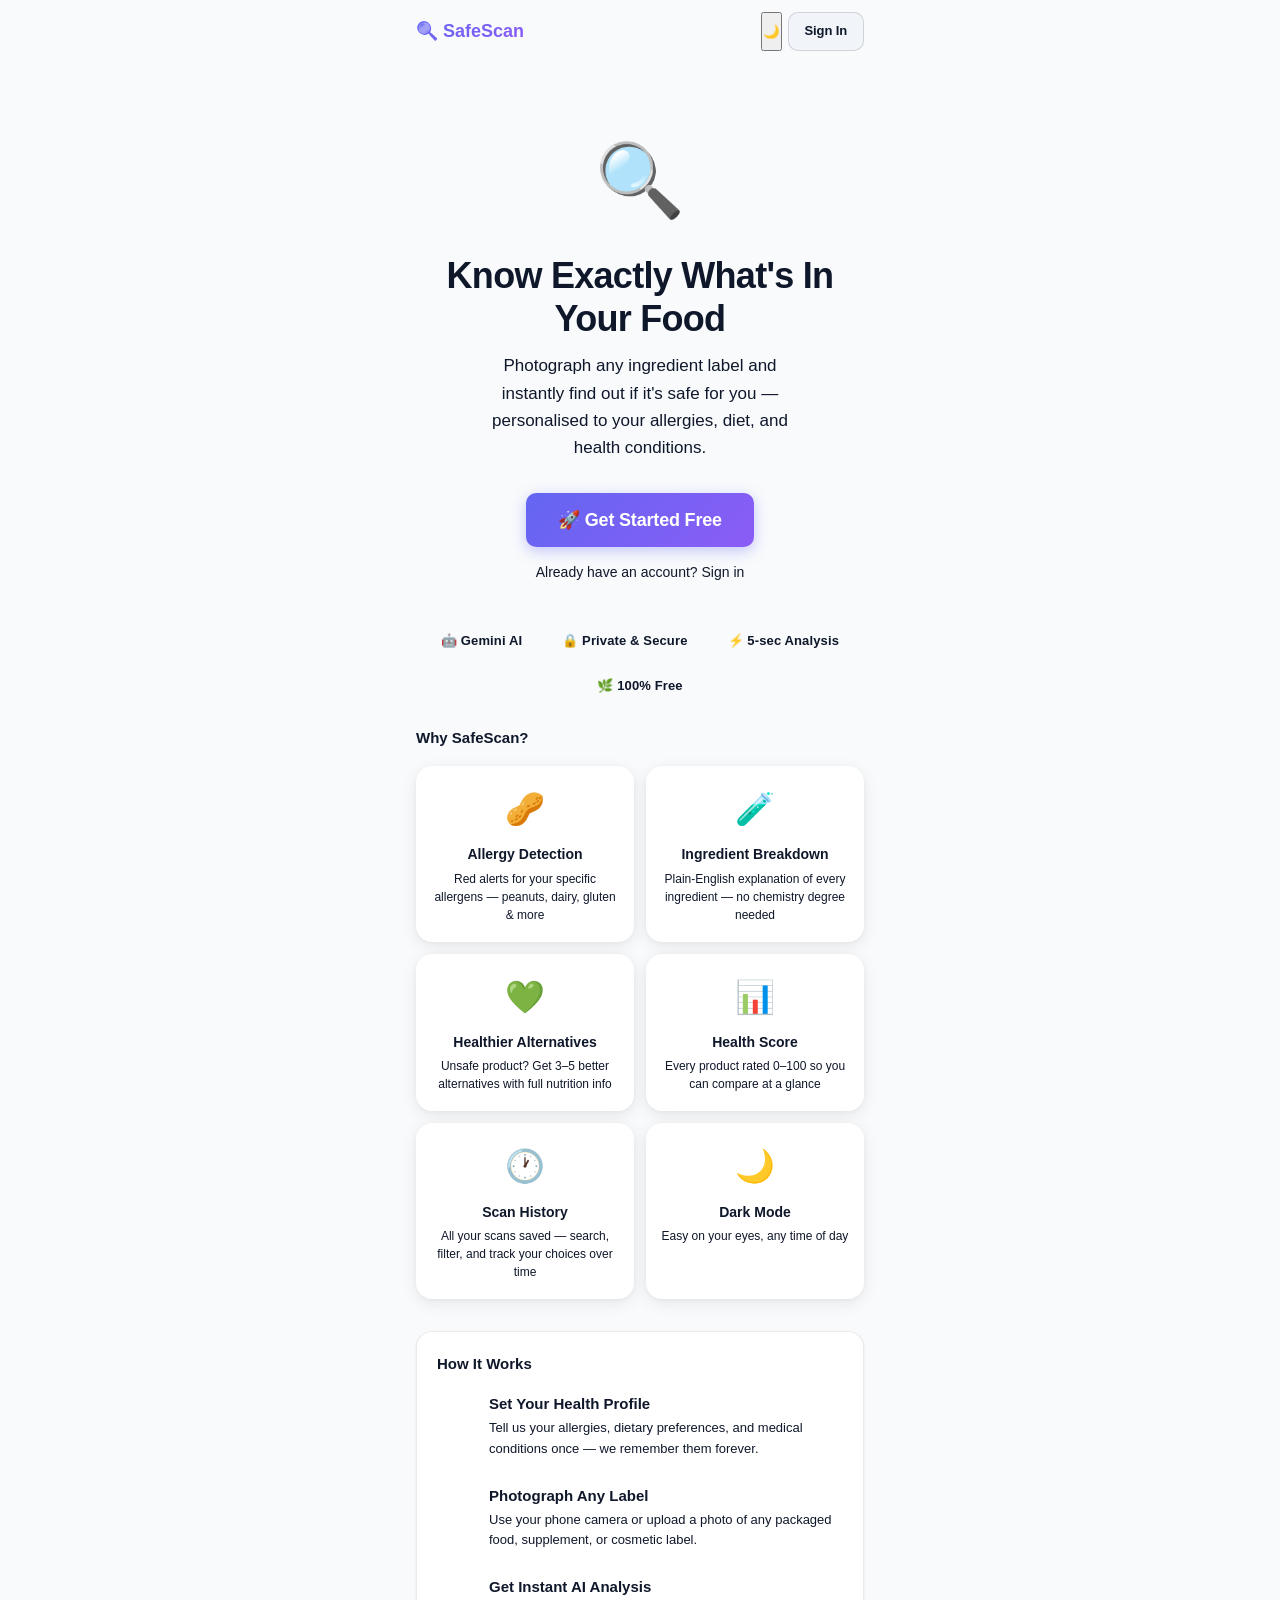
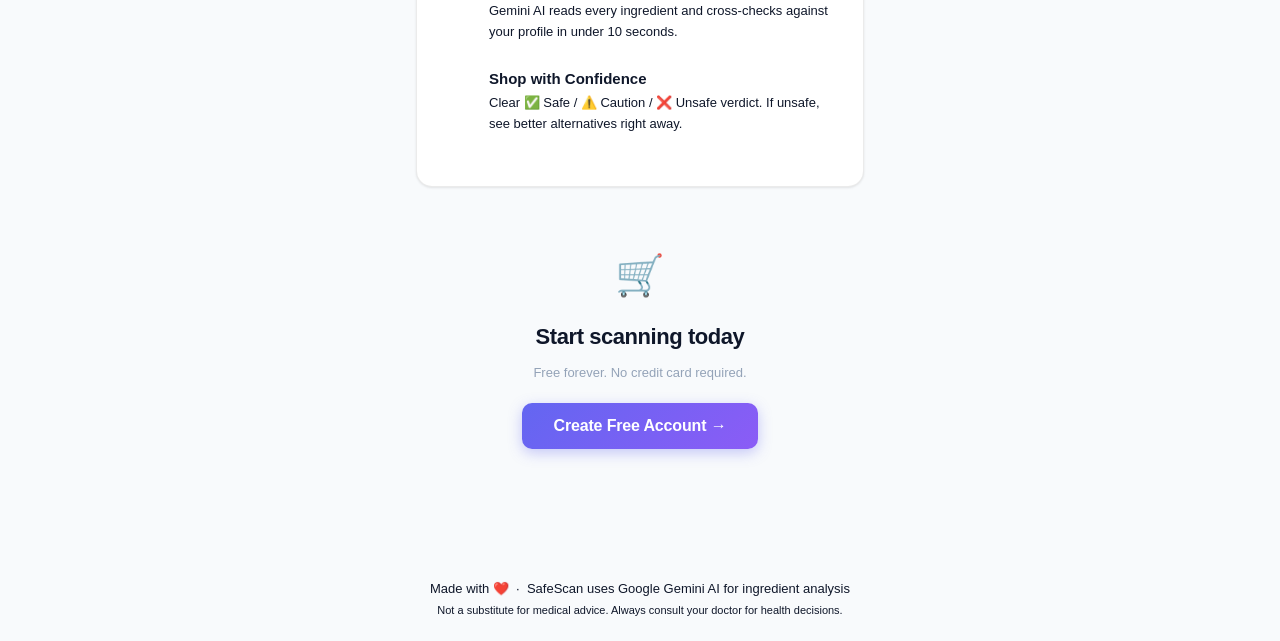
<file: frontend/index.html>
<!DOCTYPE html>
<html lang="en">
<head>
  <meta charset="UTF-8">
  <meta name="viewport" content="width=device-width, initial-scale=1.0">
  <title>SafeScan — Know What's In Your Food</title>
  <link rel="stylesheet" href="css/styles.css">
  <style>
    .hero { text-align: center; padding: 60px 16px 40px; }
    .hero-icon { font-size: 72px; margin-bottom: 16px; }
    .hero-title { font-size: 36px; font-weight: 900; color: var(--primary); line-height: 1.2; margin-bottom: 12px; }
    .hero-sub { font-size: 17px; color: var(--gray-600); max-width: 340px; margin: 0 auto 32px; line-height: 1.6; }
    .feature-grid { display: grid; grid-template-columns: 1fr 1fr; gap: 12px; margin-bottom: 32px; }
    .feature-card { background: #fff; border-radius: var(--radius); padding: 18px 14px; box-shadow: var(--shadow); text-align: center; }
    [data-theme="dark"] .feature-card { background: #1e293b; }
    .feature-icon { font-size: 32px; margin-bottom: 8px; }
    .feature-title { font-size: 14px; font-weight: 700; margin-bottom: 4px; }
    .feature-desc  { font-size: 12px; color: var(--gray-400); line-height: 1.5; }
    .steps { margin-bottom: 32px; }
    .step { display: flex; align-items: flex-start; gap: 16px; margin-bottom: 20px; }
    .step-num { width: 36px; height: 36px; background: var(--primary); color: #fff; border-radius: 50%; display: flex; align-items: center; justify-content: center; font-weight: 800; font-size: 16px; flex-shrink: 0; }
    .step-text { padding-top: 4px; }
    .step-title { font-weight: 700; font-size: 15px; }
    .step-desc  { font-size: 13px; color: var(--gray-400); margin-top: 2px; }
    .cta-section { text-align: center; padding: 32px 0 20px; }
    .badge-row { display: flex; justify-content: center; gap: 12px; flex-wrap: wrap; margin-bottom: 24px; }
    .badge { background: var(--gray-100); border-radius: 20px; padding: 6px 14px; font-size: 13px; font-weight: 600; color: var(--gray-600); }
    footer { text-align: center; padding: 20px; font-size: 13px; color: var(--gray-400); border-top: 1px solid var(--gray-200); }
  </style>
</head>
<body>

<!-- Nav -->
<nav>
  <div class="nav-inner">
    <span class="nav-logo">🔍 SafeScan</span>
    <div class="nav-actions">
      <button class="nav-icon" id="darkToggle" title="Toggle dark mode">🌙</button>
      <a href="login.html" class="btn btn-outline btn-sm" style="width:auto;padding:8px 16px">Sign In</a>
    </div>
  </div>
</nav>

<div class="container">

  <!-- Hero -->
  <div class="hero">
    <div class="hero-icon">🔍</div>
    <h1 class="hero-title">Know Exactly What's In Your Food</h1>
    <p class="hero-sub">Photograph any ingredient label and instantly find out if it's safe for you — personalised to your allergies, diet, and health conditions.</p>
    <a href="register.html">
      <button class="btn btn-primary" style="font-size:18px;padding:16px 32px;width:auto;margin-bottom:12px">
        🚀 Get Started Free
      </button>
    </a>
    <br>
    <a href="login.html" style="font-size:14px;color:var(--gray-400)">Already have an account? Sign in</a>
  </div>

  <!-- Trust badges -->
  <div class="badge-row">
    <span class="badge">🤖 Gemini AI</span>
    <span class="badge">🔒 Private & Secure</span>
    <span class="badge">⚡ 5-sec Analysis</span>
    <span class="badge">🌿 100% Free</span>
  </div>

  <!-- Features -->
  <div class="section-title text-center" style="margin-bottom:16px">Why SafeScan?</div>
  <div class="feature-grid">
    <div class="feature-card">
      <div class="feature-icon">🥜</div>
      <div class="feature-title">Allergy Detection</div>
      <div class="feature-desc">Red alerts for your specific allergens — peanuts, dairy, gluten & more</div>
    </div>
    <div class="feature-card">
      <div class="feature-icon">🧪</div>
      <div class="feature-title">Ingredient Breakdown</div>
      <div class="feature-desc">Plain-English explanation of every ingredient — no chemistry degree needed</div>
    </div>
    <div class="feature-card">
      <div class="feature-icon">💚</div>
      <div class="feature-title">Healthier Alternatives</div>
      <div class="feature-desc">Unsafe product? Get 3–5 better alternatives with full nutrition info</div>
    </div>
    <div class="feature-card">
      <div class="feature-icon">📊</div>
      <div class="feature-title">Health Score</div>
      <div class="feature-desc">Every product rated 0–100 so you can compare at a glance</div>
    </div>
    <div class="feature-card">
      <div class="feature-icon">🕐</div>
      <div class="feature-title">Scan History</div>
      <div class="feature-desc">All your scans saved — search, filter, and track your choices over time</div>
    </div>
    <div class="feature-card">
      <div class="feature-icon">🌙</div>
      <div class="feature-title">Dark Mode</div>
      <div class="feature-desc">Easy on your eyes, any time of day</div>
    </div>
  </div>

  <!-- How it works -->
  <div class="card" style="margin-bottom:24px">
    <div class="section-title">How It Works</div>
    <div class="steps">
      <div class="step">
        <div class="step-num">1</div>
        <div class="step-text">
          <div class="step-title">Set Your Health Profile</div>
          <div class="step-desc">Tell us your allergies, dietary preferences, and medical conditions once — we remember them forever.</div>
        </div>
      </div>
      <div class="step">
        <div class="step-num">2</div>
        <div class="step-text">
          <div class="step-title">Photograph Any Label</div>
          <div class="step-desc">Use your phone camera or upload a photo of any packaged food, supplement, or cosmetic label.</div>
        </div>
      </div>
      <div class="step">
        <div class="step-num">3</div>
        <div class="step-text">
          <div class="step-title">Get Instant AI Analysis</div>
          <div class="step-desc">Gemini AI reads every ingredient and cross-checks against your profile in under 10 seconds.</div>
        </div>
      </div>
      <div class="step">
        <div class="step-num">4</div>
        <div class="step-text">
          <div class="step-title">Shop with Confidence</div>
          <div class="step-desc">Clear ✅ Safe / ⚠️ Caution / ❌ Unsafe verdict. If unsafe, see better alternatives right away.</div>
        </div>
      </div>
    </div>
  </div>

  <!-- CTA bottom -->
  <div class="cta-section">
    <div style="font-size:40px;margin-bottom:12px">🛒</div>
    <h2 style="font-size:22px;font-weight:800;margin-bottom:8px">Start scanning today</h2>
    <p class="text-muted text-sm" style="margin-bottom:20px">Free forever. No credit card required.</p>
    <a href="register.html">
      <button class="btn btn-primary" style="font-size:16px;padding:14px 32px;width:auto">
        Create Free Account →
      </button>
    </a>
  </div>

</div>

<footer>
  Made with ❤️ &nbsp;·&nbsp; SafeScan uses Google Gemini AI for ingredient analysis<br>
  <span style="font-size:11px">Not a substitute for medical advice. Always consult your doctor for health decisions.</span>
</footer>

<script type="module">
  import { isLoggedIn, toggleDarkMode, initDarkMode } from './js/api.js';
  initDarkMode();
  // Redirect logged-in users straight to dashboard
  if (isLoggedIn()) window.location.href = 'dashboard.html';
  document.getElementById('darkToggle').addEventListener('click', toggleDarkMode);
</script>
</body>
</html>
</file>
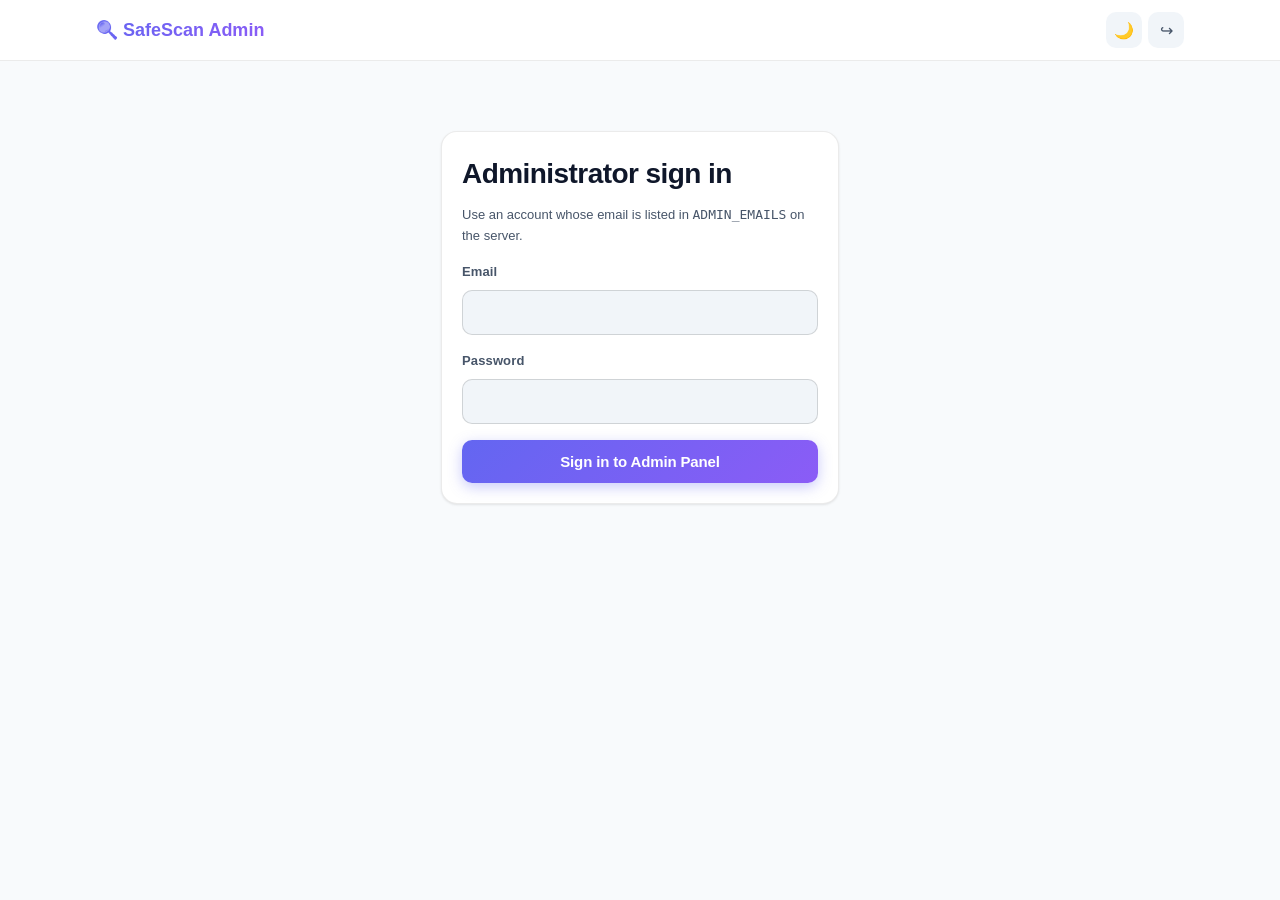
<file: frontend/admin.html>
<!DOCTYPE html>
<html lang="en">
<head>
  <meta charset="UTF-8">
  <meta name="viewport" content="width=device-width, initial-scale=1.0">
  <title>SafeScan — Admin Panel</title>
  <link rel="stylesheet" href="css/styles.css">
  <style>
    .admin-container{max-width:1120px;margin:0 auto;padding:24px 20px 48px}.admin-grid{display:grid;grid-template-columns:repeat(5,1fr);gap:12px}.admin-table{width:100%;border-collapse:collapse;font-size:13px}.admin-table th,.admin-table td{padding:11px 8px;border-bottom:1px solid var(--border);text-align:left;vertical-align:top}.admin-table th{color:var(--text3);font-size:11px;text-transform:uppercase}.admin-scroll{overflow-x:auto}.admin-card{background:var(--surface);border:1px solid var(--border);border-radius:var(--radius);padding:18px;margin-top:16px}.admin-login{max-width:430px;margin:70px auto}.admin-stat{background:var(--surface);border:1px solid var(--border);border-radius:var(--radius-sm);padding:16px}.admin-stat b{display:block;font-size:27px;color:var(--accent)}.chart{display:flex;align-items:flex-end;gap:8px;height:110px;padding-top:12px}.bar{flex:1;min-width:28px;background:linear-gradient(180deg,var(--accent2),var(--accent));border-radius:7px 7px 2px 2px;position:relative}.bar span{position:absolute;bottom:-22px;left:50%;transform:translateX(-50%);font-size:10px;color:var(--text3);white-space:nowrap}.bar i{position:absolute;top:-20px;left:50%;transform:translateX(-50%);font-style:normal;font-size:11px;color:var(--text2)}@media(max-width:700px){.admin-grid{grid-template-columns:repeat(2,1fr)}.admin-container{padding:16px}.hide-mobile{display:none}}
  </style>
</head>
<body>
  <nav class="nav"><div class="nav-inner" style="max-width:1120px"><span class="nav-logo">🔍 SafeScan Admin</span><div class="nav-actions"><button class="nav-btn" onclick="toggleTheme()" title="Toggle theme">🌙</button><button class="nav-btn" onclick="logout()" title="Log out">↪</button></div></div></nav>

  <main id="loginView" class="container admin-login">
    <div class="card"><h1 style="margin-bottom:8px">Administrator sign in</h1><p class="text-sm mb2">Use an account whose email is listed in <code>ADMIN_EMAILS</code> on the server.</p><div id="loginError" class="error-box"></div><form onsubmit="adminLogin(event)"><div class="form-group"><label class="form-label" for="email">Email</label><input id="email" class="form-input" type="email" required autocomplete="email"></div><div class="form-group"><label class="form-label" for="password">Password</label><input id="password" class="form-input" type="password" required autocomplete="current-password"></div><button class="btn btn-primary" id="loginBtn">Sign in to Admin Panel</button></form></div>
  </main>

  <main id="adminView" class="admin-container hidden">
    <div style="display:flex;justify-content:space-between;align-items:end;gap:12px;margin-bottom:16px"><div><h1>Admin Dashboard</h1><p id="welcome" class="text-sm">Live MongoDB statistics</p></div><button class="btn btn-outline btn-sm" style="flex:none" onclick="loadAdminData()">↻ Refresh</button></div>
    <div class="admin-grid"><div class="admin-stat"><span class="text-sm">Total users</span><b id="totalUsers">—</b></div><div class="admin-stat"><span class="text-sm">Total scans</span><b id="totalScans">—</b></div><div class="admin-stat"><span class="text-sm">Safe scans</span><b id="safeScans" style="color:var(--safe)">—</b></div><div class="admin-stat"><span class="text-sm">Unsafe scans</span><b id="unsafeScans" style="color:var(--danger)">—</b></div><div class="admin-stat"><span class="text-sm">Average score</span><b id="avgScore">—</b></div></div>
    <section class="admin-card"><div class="section-title">📈 Scans in the last 7 days</div><div id="dailyChart" class="chart"><span class="text-sm text-muted">Loading statistics…</span></div></section>
    <section class="admin-card"><div class="section-title">🕐 Recent scans</div><div class="admin-scroll"><table class="admin-table"><thead><tr><th>User</th><th>Verdict</th><th>Score</th><th>When</th></tr></thead><tbody id="recentScans"></tbody></table></div></section>
    <section class="admin-card"><div class="section-title">👥 User management <span id="userCount" class="text-sm text-muted"></span></div><div class="admin-scroll"><table class="admin-table"><thead><tr><th>Name</th><th>Email</th><th>Scans</th><th>Joined</th><th></th></tr></thead><tbody id="usersTable"></tbody></table></div></section>
    <section class="admin-card"><div class="section-title">⭐ Review management <span id="reviewCount" class="text-sm text-muted"></span></div><div class="admin-scroll"><table class="admin-table"><thead><tr><th>Product</th><th>User</th><th>Rating</th><th>Review</th><th>Status</th><th></th></tr></thead><tbody id="reviewsTable"></tbody></table></div></section>
  </main>

<script>
const API='http://localhost:8000/api';
const $=id=>document.getElementById(id);
const escapeHtml=v=>String(v??'').replace(/[&<>'"]/g,c=>({'&':'&amp;','<':'&lt;','>':'&gt;',"'":'&#39;','"':'&quot;'}[c]));
const date=v=>v?new Date(v).toLocaleString('en-IN',{dateStyle:'medium',timeStyle:'short'}):'—';
function token(){return localStorage.getItem('ss_token');}
function showLogin(message=''){ $('adminView').classList.add('hidden');$('loginView').classList.remove('hidden');if(message){$('loginError').textContent=message;$('loginError').style.display='block';}}
function toggleTheme(){const dark=document.documentElement.getAttribute('data-theme')==='dark';document.documentElement.setAttribute('data-theme',dark?'':'dark');localStorage.setItem('ss_theme',dark?'light':'dark');}
if(localStorage.getItem('ss_theme')==='dark')document.documentElement.setAttribute('data-theme','dark');
async function api(path,options={}){const headers={...(options.headers||{}),'Authorization':`Bearer ${token()}`};if(options.body)headers['Content-Type']='application/json';const res=await fetch(API+path,{...options,headers});const data=await res.json().catch(()=>({}));if(!res.ok){const err=new Error(data.detail||'Request failed');err.status=res.status;throw err;}return data;}
async function adminLogin(event){event.preventDefault();$('loginError').style.display='none';$('loginBtn').disabled=true;try{const res=await fetch(API+'/admin/login',{method:'POST',headers:{'Content-Type':'application/json'},body:JSON.stringify({email:$('email').value.trim(),password:$('password').value})});const data=await res.json();if(!res.ok)throw new Error(data.detail||'Sign in failed');localStorage.setItem('ss_token',data.access_token);localStorage.setItem('ss_user',JSON.stringify({id:data.user_id,name:data.name}));await loadAdminData();}catch(e){$('loginError').textContent=e.message;$('loginError').style.display='block';}finally{$('loginBtn').disabled=false;}}
function verdictBadge(v){return `<span class="badge badge-${escapeHtml(v)}">${escapeHtml(v||'caution')}</span>`;}
async function loadAdminData(){try{const [overview,users,reviews]=await Promise.all([api('/admin/overview'),api('/admin/users'),api('/admin/reviews')]);$('loginView').classList.add('hidden');$('adminView').classList.remove('hidden');$('welcome').textContent=`Welcome, ${overview.admin_name}. Live MongoDB statistics.`;$('totalUsers').textContent=overview.total_users;$('totalScans').textContent=overview.total_scans;$('safeScans').textContent=overview.safe;$('unsafeScans').textContent=overview.unsafe;$('avgScore').textContent=overview.average_health_score;$('userCount').textContent=`(${users.length})`;$('reviewCount').textContent=`(${reviews.length})`;
const max=Math.max(1,...overview.daily_scans.map(d=>d.count));$('dailyChart').innerHTML=overview.daily_scans.length?overview.daily_scans.map(d=>`<div class="bar" style="height:${Math.max(8,Math.round(d.count/max*88))}px"><i>${d.count}</i><span>${escapeHtml(d.date.slice(5))}</span></div>`).join(''):'<span class="text-sm text-muted">No scans in the last 7 days.</span>';
$('recentScans').innerHTML=overview.recent_scans.length?overview.recent_scans.map(s=>`<tr><td><strong>${escapeHtml(s.user_name)}</strong><br><span class="text-xs text-muted">${escapeHtml(s.user_email)}</span></td><td>${verdictBadge(s.verdict)}</td><td>${escapeHtml(s.health_score)}</td><td>${date(s.scanned_at)}</td></tr>`).join(''):'<tr><td colspan="4" class="text-muted">No scans yet.</td></tr>';
$('usersTable').innerHTML=users.map(u=>`<tr><td>${escapeHtml(u.name)}${u.is_admin?' <span class="badge badge-safe">Admin</span>':''}</td><td>${escapeHtml(u.email)}</td><td>${u.scan_count}</td><td>${date(u.created_at)}</td><td>${u.is_admin?'':`<button class="btn btn-danger-outline btn-sm" onclick="deleteUser('${u.id}','${escapeHtml(u.name)}')">Delete</button>`}</td></tr>`).join('')||'<tr><td colspan="5" class="text-muted">No users.</td></tr>';
$('reviewsTable').innerHTML=reviews.map(r=>`<tr><td>${escapeHtml(r.product_name)}</td><td>${escapeHtml(r.user_name)}</td><td>${'★'.repeat(Math.max(0,Math.min(5,r.rating)))}</td><td>${escapeHtml(r.text)}</td><td><span class="badge ${r.status==='approved'?'badge-safe':'badge-caution'}">${escapeHtml(r.status)}</span></td><td>${r.status==='approved'?`<button class="btn btn-outline btn-sm" onclick="setReviewApproval('${r.id}',false)">Unapprove</button> `:`<button class="btn btn-primary btn-sm" onclick="setReviewApproval('${r.id}',true)">Approve</button> `}<button class="btn btn-danger-outline btn-sm" onclick="deleteReview('${r.id}')">Delete</button></td></tr>`).join('')||'<tr><td colspan="6" class="text-muted">No reviews.</td></tr>';
}catch(e){showLogin(e.status===403?'This signed-in account is not authorized as an administrator.':e.message);}}
async function deleteUser(id,name){if(!confirm(`Delete ${name} and all their scans and reviews? This cannot be undone.`))return;try{await api(`/admin/users/${id}`,{method:'DELETE'});await loadAdminData();}catch(e){alert(e.message);}}
async function deleteReview(id){if(!confirm('Delete this review? This cannot be undone.'))return;try{await api(`/admin/reviews/${id}`,{method:'DELETE'});await loadAdminData();}catch(e){alert(e.message);}}
async function setReviewApproval(id,approved){try{await api(`/admin/reviews/${id}/approval`,{method:'PATCH',body:JSON.stringify({approved})});await loadAdminData();}catch(e){alert(e.message);}}
if(token())loadAdminData();
setInterval(()=>{if(token()&&!$('adminView').classList.contains('hidden'))loadAdminData();},30000);
</script>
</body>
</html>
</file>
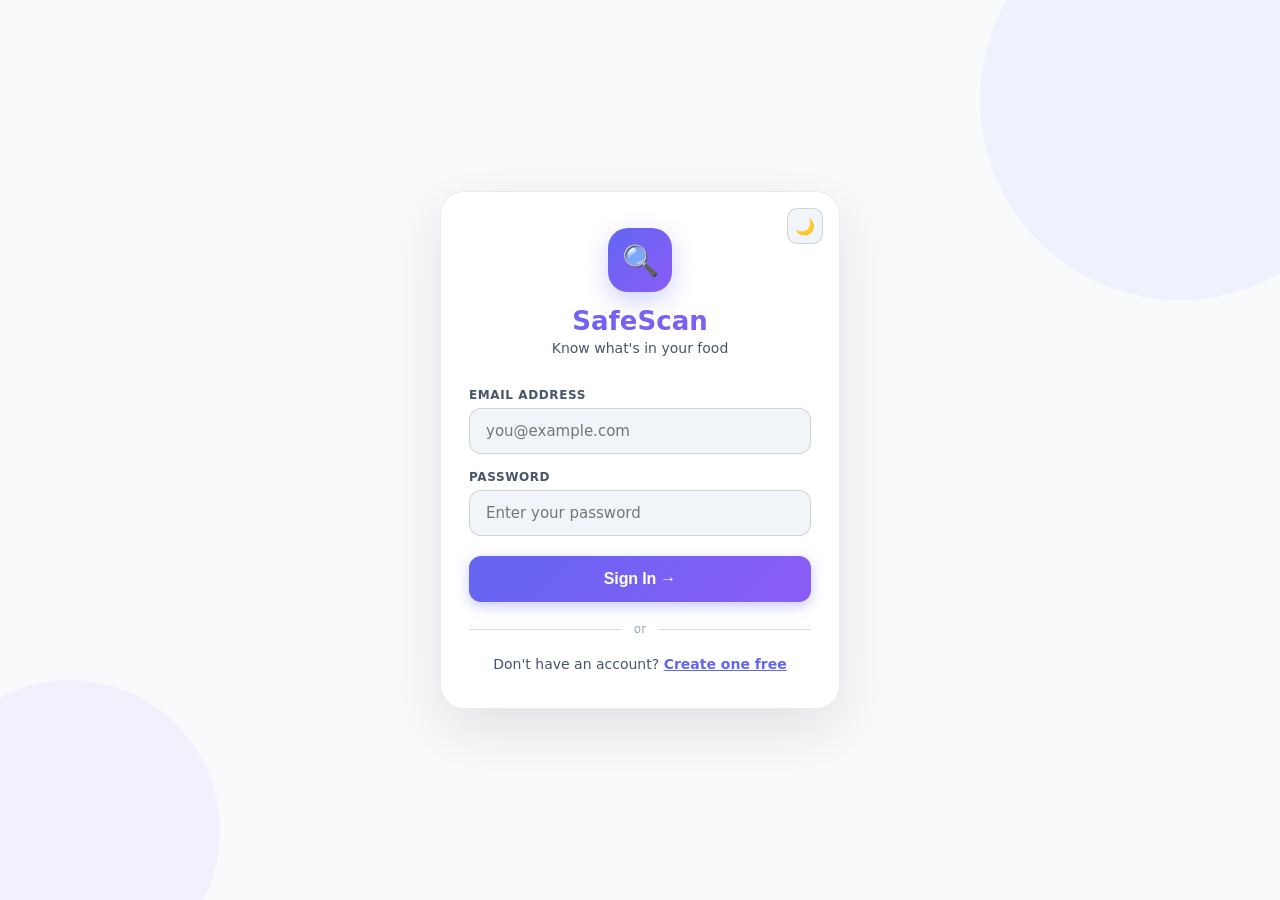
<file: frontend/dashboard.html>
<!DOCTYPE html>
<html lang="en">
<head>
  <meta charset="UTF-8">
  <meta name="viewport" content="width=device-width, initial-scale=1.0">
  <title>SafeScan — Dashboard</title>
  <link rel="stylesheet" href="css/styles.css">
</head>
<body>

<nav class="nav">
  <div class="nav-inner">
    <span class="nav-logo">🔍 SafeScan</span>
    <div class="nav-actions">
      <button class="nav-btn" id="themeBtn" onclick="toggleTheme()" title="Toggle theme">🌙</button>
      <a href="profile.html" class="nav-btn" title="Profile">👤</a>
    </div>
  </div>
</nav>

<div class="container" style="padding-top:20px">

  <!-- Hero Welcome Card -->
  <div class="hero-card">
    <h2>Hello, <span id="userName">there</span> 👋</h2>
    <p>Ready to scan something today?</p>
    <a href="scan.html" style="display:inline-flex;align-items:center;gap:8px;background:rgba(255,255,255,0.2);color:white;border:1.5px solid rgba(255,255,255,0.4);border-radius:12px;padding:11px 20px;font-size:15px;font-weight:700;text-decoration:none;margin-top:16px;transition:background 0.15s" onmouseover="this.style.background='rgba(255,255,255,0.3)'" onmouseout="this.style.background='rgba(255,255,255,0.2)'">
      📷 Scan a Product
    </a>
  </div>

  <!-- Stats -->
  <div class="card" style="padding:18px">
    <div class="section-title">📊 Your Stats</div>
    <div class="stats-grid">
      <div class="stat-card">
        <div class="stat-num" id="statTotal" style="color:var(--accent)">—</div>
        <div class="stat-lbl">Total</div>
      </div>
      <div class="stat-card">
        <div class="stat-num" id="statSafe" style="color:var(--safe)">—</div>
        <div class="stat-lbl">Safe</div>
      </div>
      <div class="stat-card">
        <div class="stat-num" id="statUnsafe" style="color:var(--danger)">—</div>
        <div class="stat-lbl">Unsafe</div>
      </div>
    </div>
  </div>

  <!-- Allergens caught -->
  <div class="card" id="allergenCard" style="display:none">
    <div class="section-title">🛡️ Allergens Caught This Month</div>
    <div id="allergenList" class="chip-group"></div>
  </div>

  <!-- Recent scans -->
  <div class="section-title" style="margin-top:4px">🕐 Recent Scans</div>
  <div id="recentScans">
    <div class="card" style="text-align:center;padding:30px">
      <div class="spin" style="margin:0 auto 12px"></div>
      <p class="text-sm text-muted">Loading your scans…</p>
    </div>
  </div>

</div>

<nav class="tab-bar">
  <a href="dashboard.html" class="tab-item active"><span class="tab-icon">🏠</span>Home</a>
  <a href="scan.html"      class="tab-item"><span class="tab-icon">📷</span>Scan</a>
  <a href="history.html"   class="tab-item"><span class="tab-icon">🕐</span>History</a>
  <a href="profile.html"   class="tab-item"><span class="tab-icon">👤</span>Profile</a>
</nav>

<script>
  const API='http://127.0.0.1:8000/api';
  const token=localStorage.getItem('ss_token');
  if(!token)window.location.href='login.html';

  // Theme
  const saved=localStorage.getItem('ss_theme');
  if(saved==='dark')document.documentElement.setAttribute('data-theme','dark');
  function toggleTheme(){
    const d=document.documentElement.getAttribute('data-theme')==='dark';
    document.documentElement.setAttribute('data-theme',d?'':'dark');
    localStorage.setItem('ss_theme',d?'light':'dark');
    document.getElementById('themeBtn').textContent=d?'🌙':'☀️';
  }
  if(saved==='dark')document.getElementById('themeBtn').textContent='☀️';

  const user=JSON.parse(localStorage.getItem('ss_user')||'{}');
  if(user.name)document.getElementById('userName').textContent=user.name.split(' ')[0];

  function vIcon(v){return v==='safe'?'✅':v==='caution'?'⚠️':'❌';}
  function vLabel(v){return v==='safe'?'Safe':v==='caution'?'Caution':'Unsafe';}

  async function load(){
    try{
      const res=await fetch(`${API}/dashboard/stats`,{headers:{'Authorization':`Bearer ${token}`}});
      if(!res.ok)throw new Error();
      const d=await res.json();
      document.getElementById('statTotal').textContent=d.total_scans;
      document.getElementById('statSafe').textContent=d.safe;
      document.getElementById('statUnsafe').textContent=d.unsafe;

      if(d.allergens_avoided&&d.allergens_avoided.length){
        document.getElementById('allergenCard').style.display='';
        document.getElementById('allergenList').innerHTML=d.allergens_avoided
          .map(a=>`<span class="chip on" style="cursor:default">${a.name} ×${a.count}</span>`).join('');
      }

      const el=document.getElementById('recentScans');
      if(!d.recent_scans||!d.recent_scans.length){
        el.innerHTML=`<div class="card" style="text-align:center;padding:40px">
          <div style="font-size:48px;margin-bottom:12px">📷</div>
          <p style="font-weight:600;margin-bottom:6px">No scans yet</p>
          <p class="text-sm text-muted">Tap "Scan a Product" to get started!</p>
        </div>`;
        return;
      }
      el.innerHTML=d.recent_scans.map(s=>`
        <a href="results.html?id=${s.id}" class="scan-row">
          <div class="scan-thumb">${vIcon(s.verdict)}</div>
          <div style="flex:1">
            <div style="display:flex;align-items:center;justify-content:space-between;margin-bottom:4px">
              <span class="badge badge-${s.verdict}">${vLabel(s.verdict)}</span>
              <span class="text-xs text-muted">Score: <strong>${s.health_score}</strong></span>
            </div>
            <div class="text-xs text-muted">${new Date(s.scanned_at).toLocaleDateString('en-IN',{day:'numeric',month:'short',year:'numeric'})}</div>
          </div>
          <span style="color:var(--text3);font-size:16px">›</span>
        </a>`).join('');
    }catch{
      document.getElementById('recentScans').innerHTML=`<div class="card" style="text-align:center;padding:30px;color:var(--danger)">⚠️ Could not load data. Is backend running?</div>`;
    }
  }
  load();
</script>
</body>
</html>
</file>
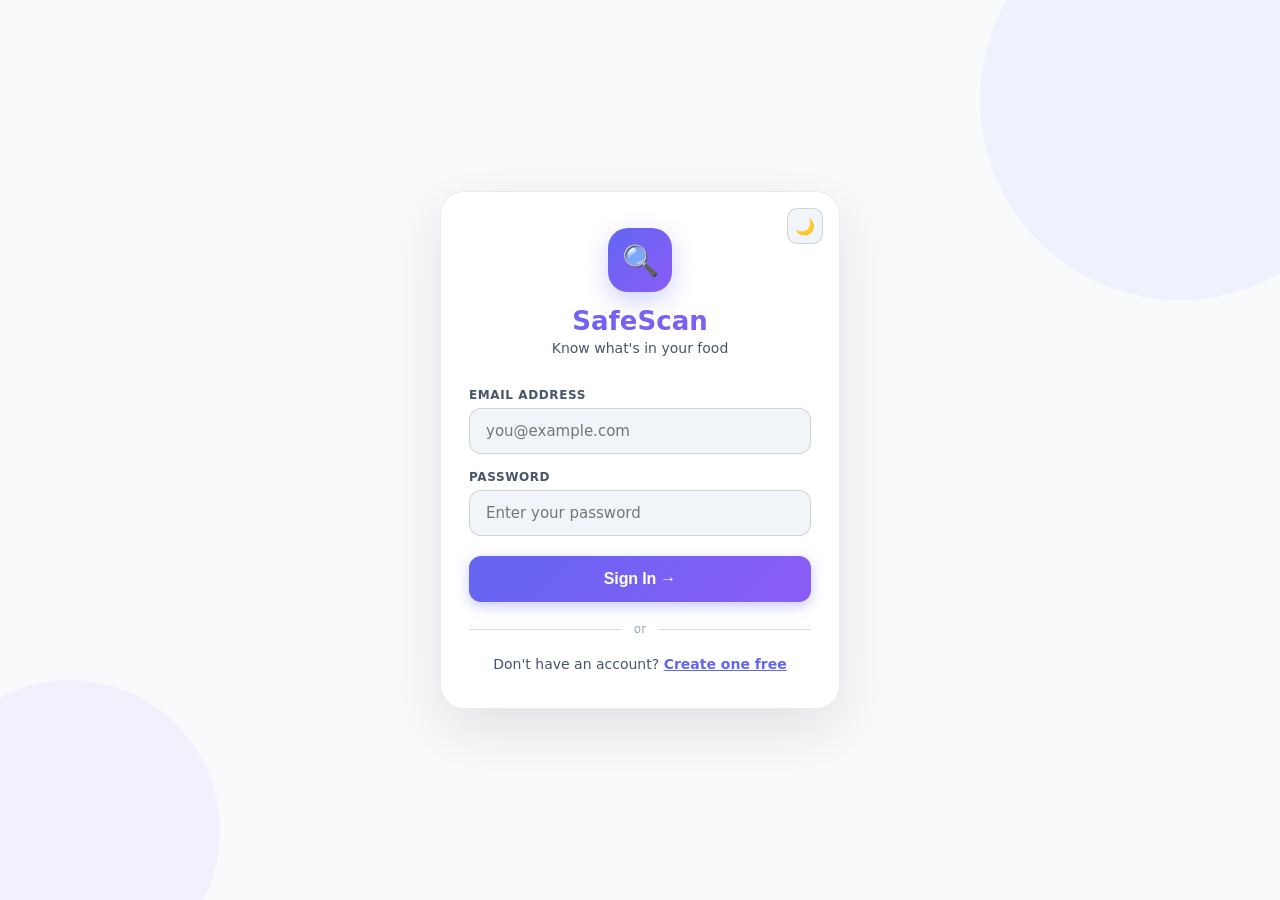
<file: frontend/history.html>
<!DOCTYPE html>
<html lang="en">
<head>
  <meta charset="UTF-8">
  <meta name="viewport" content="width=device-width, initial-scale=1.0">
  <title>SafeScan — History</title>
  <link rel="stylesheet" href="css/styles.css">
</head>
<body>

<nav class="nav">
  <div class="nav-inner">
    <span class="nav-logo">🕐 History</span>
    <button class="nav-btn" onclick="toggleTheme()" id="themeBtn">🌙</button>
  </div>
</nav>

<div class="container" style="padding-top:16px">
  <div class="chip-group" style="overflow-x:auto;flex-wrap:nowrap;padding-bottom:4px;margin-bottom:16px">
    <div class="chip on" data-filter="all" onclick="setFilter('all',this)">All</div>
    <div class="chip" data-filter="safe"      onclick="setFilter('safe',this)">✅ Safe</div>
    <div class="chip" data-filter="caution"   onclick="setFilter('caution',this)">⚠️ Caution</div>
    <div class="chip" data-filter="unsafe"    onclick="setFilter('unsafe',this)">❌ Unsafe</div>
    <div class="chip" data-filter="favorites" onclick="setFilter('favorites',this)">💛 Saved</div>
  </div>
  <div id="list">
    <div class="card" style="text-align:center;padding:40px">
      <div class="spin" style="margin:0 auto 12px"></div>
      <p class="text-sm text-muted">Loading history…</p>
    </div>
  </div>
</div>

<nav class="tab-bar">
  <a href="dashboard.html" class="tab-item"><span class="tab-icon">🏠</span>Home</a>
  <a href="scan.html"      class="tab-item"><span class="tab-icon">📷</span>Scan</a>
  <a href="history.html"   class="tab-item active"><span class="tab-icon">🕐</span>History</a>
  <a href="profile.html"   class="tab-item"><span class="tab-icon">👤</span>Profile</a>
</nav>

<script>
  const API='http://127.0.0.1:8000/api';
  const token=localStorage.getItem('ss_token');
  if(!token)window.location.href='login.html';

  const saved=localStorage.getItem('ss_theme');
  if(saved==='dark')document.documentElement.setAttribute('data-theme','dark');
  function toggleTheme(){
    const d=document.documentElement.getAttribute('data-theme')==='dark';
    document.documentElement.setAttribute('data-theme',d?'':'dark');
    localStorage.setItem('ss_theme',d?'light':'dark');
    document.getElementById('themeBtn').textContent=d?'🌙':'☀️';
  }
  if(saved==='dark')document.getElementById('themeBtn').textContent='☀️';

  let allScans=[];
  let activeFilter='all';

  function vIcon(v){return v==='safe'?'✅':v==='caution'?'⚠️':'❌';}
  function vLabel(v){return v==='safe'?'Safe':v==='caution'?'Caution':'Unsafe';}

  function setFilter(f,el){
    activeFilter=f;
    document.querySelectorAll('.chip').forEach(c=>c.classList.remove('on'));
    el.classList.add('on');
    render();
  }

  function render(){
    const filtered=allScans.filter(s=>{
      if(activeFilter==='all')return true;
      if(activeFilter==='favorites')return s.is_favorite;
      return s.verdict===activeFilter;
    });
    const el=document.getElementById('list');
    if(!filtered.length){
      el.innerHTML=`<div class="card" style="text-align:center;padding:40px">
        <div style="font-size:40px;margin-bottom:12px">🔍</div>
        <p style="font-weight:600;margin-bottom:4px">No scans found</p>
        <p class="text-sm text-muted">Try a different filter</p>
      </div>`;
      return;
    }
    el.innerHTML=filtered.map(s=>`
      <div style="display:flex;align-items:center;gap:0">
        <a href="results.html?id=${s.id}" class="scan-row" style="flex:1;margin-bottom:0;border-radius:16px 0 0 16px;border-right:none">
          <div class="scan-thumb">${vIcon(s.verdict)}</div>
          <div style="flex:1">
            <div style="display:flex;align-items:center;gap:8px;margin-bottom:4px">
              <span class="badge badge-${s.verdict}">${vLabel(s.verdict)}</span>
              ${s.is_favorite?'<span style="font-size:14px">💛</span>':''}
            </div>
            <div class="text-xs text-muted">Score: ${s.health_score} · ${new Date(s.scanned_at).toLocaleDateString('en-IN',{day:'numeric',month:'short'})}</div>
            ${s.triggered_allergies&&s.triggered_allergies.length?`<div style="font-size:11px;color:var(--danger);margin-top:3px">⚠️ ${s.triggered_allergies.join(', ')}</div>`:''}
          </div>
          <span style="color:var(--text3);font-size:16px">›</span>
        </a>
        <button onclick="deleteScan('${s.id}')" class="scan-row-del" style="background:var(--surface);border:1px solid var(--border);border-left:none;border-radius:0 16px 16px 0;height:100%;align-self:stretch;padding:0 14px;margin-bottom:10px">🗑️</button>
      </div>`).join('');
  }

  async function deleteScan(id){
    if(!confirm('Delete this scan?'))return;
    await fetch(`${API}/scan/${id}`,{method:'DELETE',headers:{'Authorization':`Bearer ${token}`}});
    allScans=allScans.filter(s=>s.id!==id);
    render();
  }

  async function load(){
    try{
      const res=await fetch(`${API}/scan/history`,{headers:{'Authorization':`Bearer ${token}`}});
      allScans=await res.json();
      render();
    }catch{
      document.getElementById('list').innerHTML=`<div class="card" style="text-align:center;padding:30px;color:var(--danger)">⚠️ Could not load history.</div>`;
    }
  }
  load();
</script>
</body>
</html>
</file>
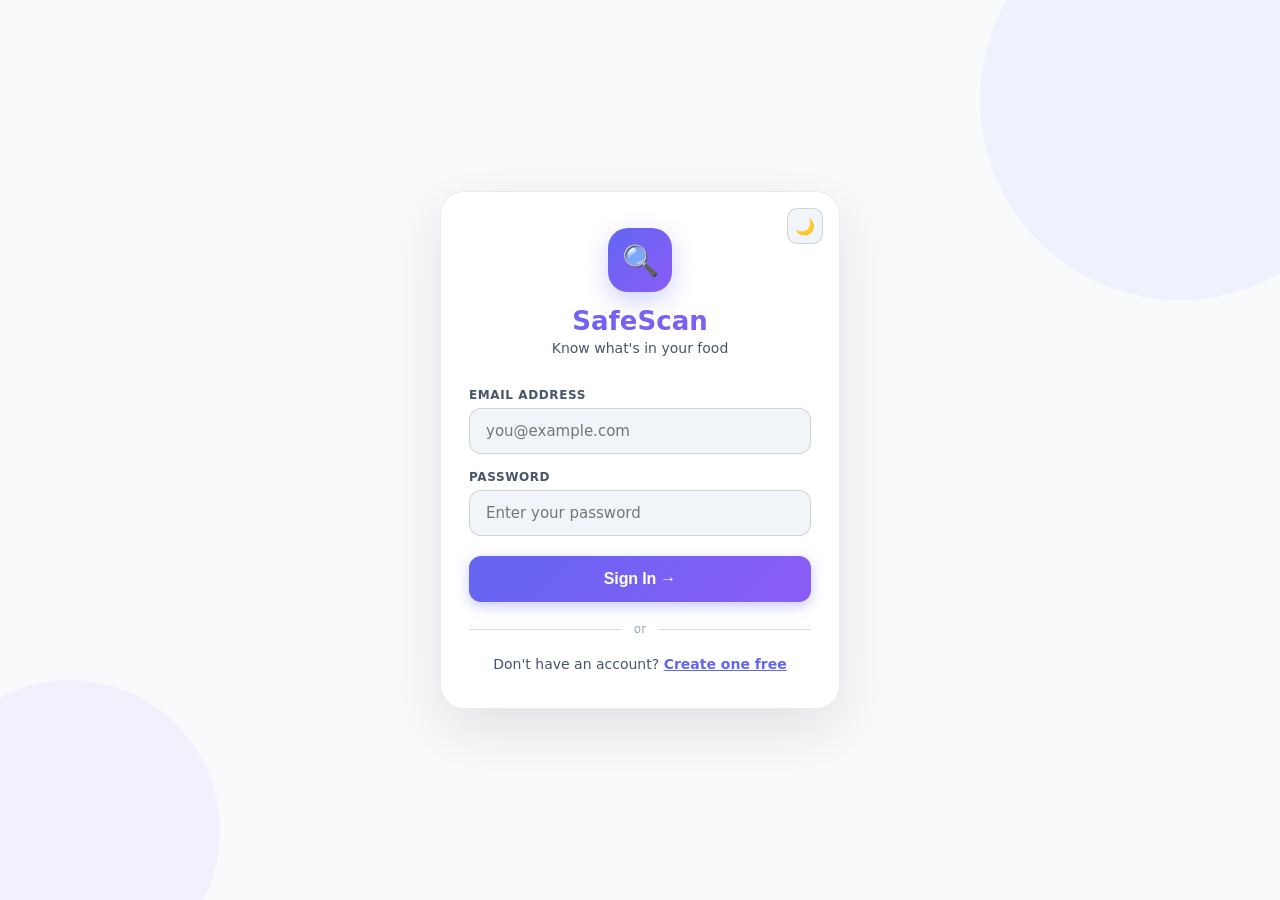
<file: frontend/login.html>
<!DOCTYPE html>
<html lang="en">
<head>
  <meta charset="UTF-8">
  <meta name="viewport" content="width=device-width, initial-scale=1.0">
  <title>SafeScan — Sign In</title>
  <style>
    *{box-sizing:border-box;margin:0;padding:0}
    :root{--acc:#6366f1;--acc2:#8b5cf6;--bg:#f8fafc;--surface:#fff;--border:rgba(0,0,0,0.08);--border2:rgba(0,0,0,0.14);--text:#0f172a;--text2:#475569;--text3:#94a3b8;--bg3:#f1f5f9;--danger:#ef4444;--danger-bg:#fef2f2}
    [data-theme=dark]{--bg:#0a0f1e;--bg3:#1e293b;--surface:#111827;--border:rgba(255,255,255,0.08);--border2:rgba(255,255,255,0.14);--text:#f1f5f9;--text2:#94a3b8;--text3:#475569;--danger-bg:#1f0808}
    body{font-family:'Inter',system-ui,sans-serif;background:var(--bg);color:var(--text);min-height:100vh;display:flex;align-items:center;justify-content:center;padding:20px;transition:background 0.3s,color 0.3s}
    .bg-circles{position:fixed;inset:0;pointer-events:none;overflow:hidden;z-index:0}
    .circle{position:absolute;border-radius:50%;opacity:0.06}
    .c1{width:400px;height:400px;background:var(--acc);top:-100px;right:-100px}
    .c2{width:300px;height:300px;background:var(--acc2);bottom:-80px;left:-80px}
    .box{background:var(--surface);border:1px solid var(--border);border-radius:24px;padding:36px 28px;width:100%;max-width:400px;position:relative;z-index:1;box-shadow:0 20px 60px rgba(0,0,0,0.1)}
    [data-theme=dark] .box{box-shadow:0 20px 60px rgba(0,0,0,0.5)}
    .logo{text-align:center;margin-bottom:32px}
    .logo-icon{width:64px;height:64px;background:linear-gradient(135deg,var(--acc),var(--acc2));border-radius:20px;display:flex;align-items:center;justify-content:center;font-size:30px;margin:0 auto 14px;box-shadow:0 8px 24px rgba(99,102,241,0.3)}
    .logo h1{font-size:26px;font-weight:800;background:linear-gradient(135deg,var(--acc),var(--acc2));-webkit-background-clip:text;-webkit-text-fill-color:transparent;background-clip:text}
    .logo p{color:var(--text2);font-size:14px;margin-top:4px}
    .label{display:block;font-size:12px;font-weight:700;color:var(--text2);margin-bottom:6px;letter-spacing:0.05em;text-transform:uppercase}
    .input{width:100%;padding:13px 16px;background:var(--bg3);border:1.5px solid var(--border2);border-radius:12px;font-size:15px;font-family:inherit;color:var(--text);transition:all 0.15s;margin-bottom:16px}
    .input:focus{outline:none;border-color:var(--acc);background:var(--surface);box-shadow:0 0 0 3px rgba(99,102,241,0.12)}
    .btn{width:100%;padding:14px;background:linear-gradient(135deg,var(--acc),var(--acc2));color:white;border:none;border-radius:12px;font-size:16px;font-weight:700;cursor:pointer;box-shadow:0 4px 14px rgba(99,102,241,0.35);transition:all 0.18s;letter-spacing:-0.01em}
    .btn:hover{transform:translateY(-1px);box-shadow:0 6px 20px rgba(99,102,241,0.45)}
    .btn:active{transform:translateY(0)}
    .btn:disabled{opacity:0.5;cursor:not-allowed;transform:none}
    .err{background:var(--danger-bg);color:var(--danger);border:1px solid rgba(239,68,68,0.3);border-radius:10px;padding:10px 14px;font-size:13px;margin-bottom:14px;display:none}
    .footer{text-align:center;margin-top:20px;font-size:14px;color:var(--text2)}
    .footer a{color:var(--acc);font-weight:600}
    .divider{display:flex;align-items:center;gap:12px;margin:20px 0;color:var(--text3);font-size:12px}
    .divider::before,.divider::after{content:'';flex:1;height:1px;background:var(--border2)}
    .theme-btn{position:absolute;top:16px;right:16px;background:var(--bg3);border:1px solid var(--border2);border-radius:10px;width:36px;height:36px;display:flex;align-items:center;justify-content:center;cursor:pointer;font-size:16px;color:var(--text2);transition:all 0.15s}
    .theme-btn:hover{background:var(--border);color:var(--acc)}
  </style>
</head>
<body>
<div class="bg-circles"><div class="circle c1"></div><div class="circle c2"></div></div>

<div class="box">
  <button class="theme-btn" onclick="toggleTheme()" title="Toggle theme">🌙</button>

  <div class="logo">
    <div class="logo-icon">🔍</div>
    <h1>SafeScan</h1>
    <p>Know what's in your food</p>
  </div>

  <div class="err" id="err"></div>

  <label class="label">Email Address</label>
  <input class="input" type="email" id="email" placeholder="you@example.com" autocomplete="email">

  <label class="label">Password</label>
  <input class="input" type="password" id="password" placeholder="Enter your password" style="margin-bottom:20px" autocomplete="current-password">

  <button class="btn" id="loginBtn" onclick="doLogin()">Sign In →</button>

  <div class="divider">or</div>

  <div class="footer">Don't have an account? <a href="register.html">Create one free</a></div>
</div>

<script>
  const API='http://127.0.0.1:8000/api';
  const th=localStorage.getItem('ss_theme');
  if(th==='dark')document.documentElement.setAttribute('data-theme','dark');
  if(localStorage.getItem('ss_token'))window.location.href='dashboard.html';

  function toggleTheme(){
    const d=document.documentElement.getAttribute('data-theme')==='dark';
    document.documentElement.setAttribute('data-theme',d?'':'dark');
    localStorage.setItem('ss_theme',d?'light':'dark');
  }

  async function doLogin(){
    const email=document.getElementById('email').value.trim();
    const pass=document.getElementById('password').value;
    const err=document.getElementById('err');
    const btn=document.getElementById('loginBtn');
    err.style.display='none';
    if(!email||!pass){err.textContent='Please fill in all fields.';err.style.display='block';return;}
    btn.disabled=true;btn.textContent='Signing in…';
    try{
      const res=await fetch(`${API}/auth/login`,{method:'POST',headers:{'Content-Type':'application/json'},body:JSON.stringify({email,password:pass})});
      const data=await res.json();
      if(!res.ok)throw new Error(data.detail||'Login failed');
      localStorage.setItem('ss_token',data.access_token);
      localStorage.setItem('ss_user',JSON.stringify({id:data.user_id,name:data.name}));
      window.location.href='dashboard.html';
    }catch(e){err.textContent=e.message;err.style.display='block';}
    finally{btn.disabled=false;btn.textContent='Sign In →';}
  }
  document.addEventListener('keydown',e=>{if(e.key==='Enter')doLogin();});
</script>
</body>
</html>
</file>
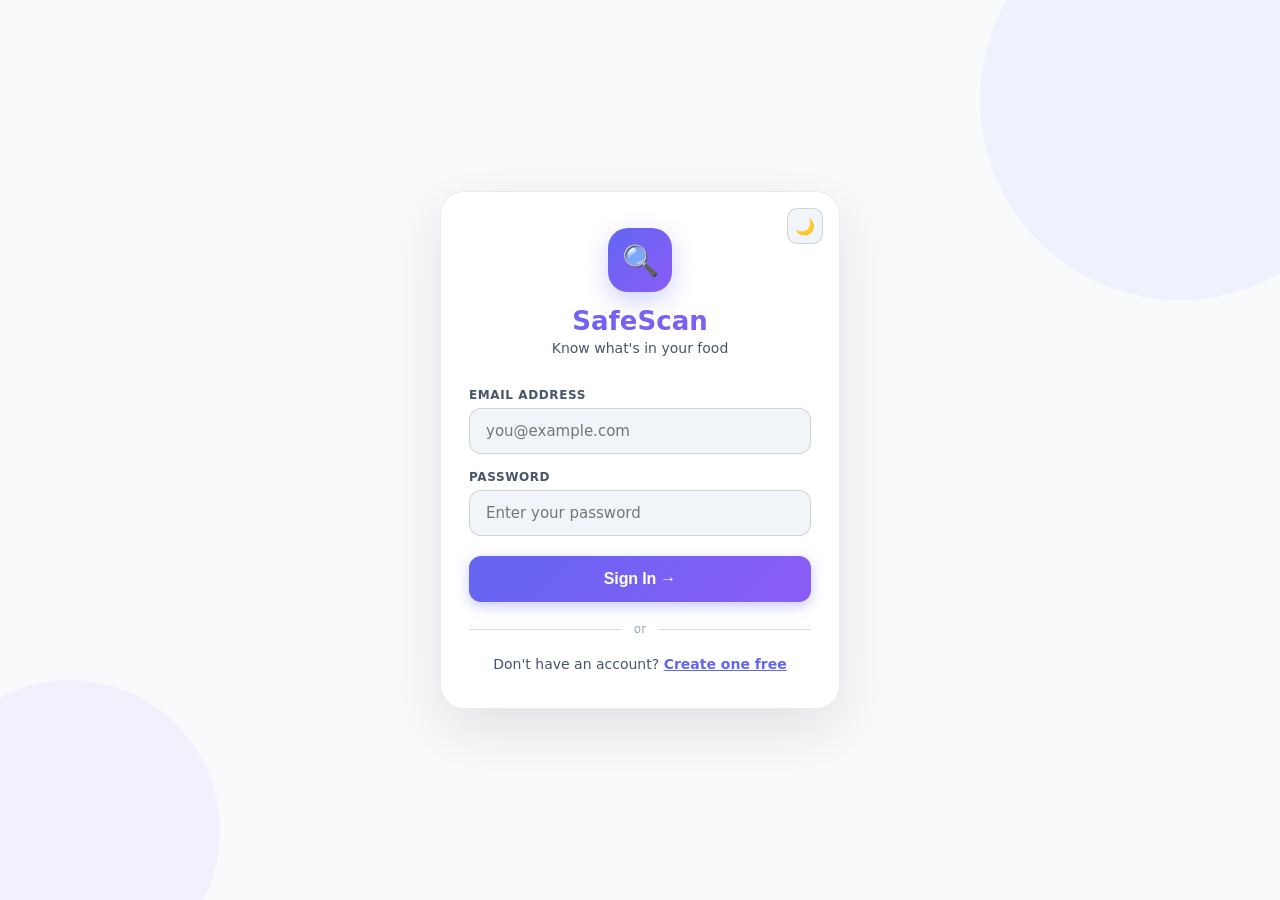
<file: frontend/onboarding.html>
<!DOCTYPE html>
<html lang="en">
<head>
  <meta charset="UTF-8">
  <meta name="viewport" content="width=device-width, initial-scale=1.0">
  <title>SafeScan — Setup</title>
  <link rel="stylesheet" href="css/styles.css">
</head>
<body>

<nav class="nav">
  <div class="nav-inner">
    <span class="nav-logo">🔍 SafeScan</span>
    <button class="nav-btn" onclick="toggleTheme()" id="themeBtn">🌙</button>
  </div>
</nav>

<div class="container" style="padding-top:24px">

  <!-- Header -->
  <div class="hero-card" style="margin-bottom:20px">
    <div style="font-size:40px;margin-bottom:12px">🛡️</div>
    <h2 style="color:white;font-size:20px;margin-bottom:6px">Set Up Your Health Profile</h2>
    <p style="color:rgba(255,255,255,0.8);font-size:14px;line-height:1.6">Every scan will be personalised to protect you. Select what applies — you can change this anytime in Profile.</p>
  </div>

  <!-- Allergies -->
  <div class="card">
    <div class="section-title">🥜 Allergies <span class="text-xs text-muted" style="font-weight:400">(tap to select)</span></div>
    <div class="chip-group" id="allergies">
      <div class="chip" data-val="peanuts">🥜 Peanuts</div>
      <div class="chip" data-val="tree nuts">🌰 Tree Nuts</div>
      <div class="chip" data-val="dairy">🥛 Dairy</div>
      <div class="chip" data-val="eggs">🥚 Eggs</div>
      <div class="chip" data-val="gluten">🌾 Gluten</div>
      <div class="chip" data-val="soy">🫘 Soy</div>
      <div class="chip" data-val="shellfish">🦐 Shellfish</div>
      <div class="chip" data-val="fish">🐟 Fish</div>
      <div class="chip" data-val="sesame">🌻 Sesame</div>
    </div>
  </div>

  <!-- Diet -->
  <div class="card">
    <div class="section-title">🥗 Dietary Preferences</div>
    <div class="chip-group" id="diet">
      <div class="chip" data-val="vegan">🌱 Vegan</div>
      <div class="chip" data-val="vegetarian">🥦 Vegetarian</div>
      <div class="chip" data-val="halal">☪️ Halal</div>
      <div class="chip" data-val="kosher">✡️ Kosher</div>
      <div class="chip" data-val="keto">🥑 Keto</div>
      <div class="chip" data-val="diabetic-friendly">💉 Diabetic</div>
      <div class="chip" data-val="low-sodium">🧂 Low Sodium</div>
      <div class="chip" data-val="sugar-free">🍬 Sugar-Free</div>
    </div>
  </div>

  <!-- Medical -->
  <div class="card">
    <div class="section-title">🏥 Medical Conditions</div>
    <div class="chip-group" id="medical">
      <div class="chip" data-val="diabetes">Diabetes</div>
      <div class="chip" data-val="hypertension">Hypertension</div>
      <div class="chip" data-val="PCOS">PCOS</div>
      <div class="chip" data-val="lactose intolerance">Lactose Intolerance</div>
      <div class="chip" data-val="celiac">Celiac Disease</div>
      <div class="chip" data-val="IBS">IBS</div>
    </div>
  </div>

  <!-- Custom -->
  <div class="card">
    <div class="section-title">✏️ Custom Ingredients to Avoid</div>
    <p class="text-sm text-muted" style="margin-bottom:10px">Any specific ingredients you want to flag? Separate with commas.</p>
    <input class="form-input" id="custom" placeholder="e.g. MSG, carrageenan, palm oil, red dye 40">
  </div>

  <div class="error-box" id="err"></div>
  <button class="btn btn-primary" id="saveBtn" onclick="saveProfile()">Save & Start Scanning 🚀</button>
  <p class="text-center text-sm text-muted" style="margin-top:14px;padding-bottom:10px"><a href="dashboard.html" style="color:var(--text3)">Skip for now</a></p>

</div>

<script>
  const API='http://127.0.0.1:8000/api';
  const token=localStorage.getItem('ss_token');
  if(!token)window.location.href='login.html';

  const saved=localStorage.getItem('ss_theme');
  if(saved==='dark')document.documentElement.setAttribute('data-theme','dark');
  function toggleTheme(){
    const d=document.documentElement.getAttribute('data-theme')==='dark';
    document.documentElement.setAttribute('data-theme',d?'':'dark');
    localStorage.setItem('ss_theme',d?'light':'dark');
    document.getElementById('themeBtn').textContent=d?'🌙':'☀️';
  }
  if(saved==='dark')document.getElementById('themeBtn').textContent='☀️';

  document.querySelectorAll('.chip').forEach(c=>c.addEventListener('click',()=>c.classList.toggle('on')));
  function getSelected(id){return[...document.querySelectorAll(`#${id} .chip.on`)].map(c=>c.dataset.val);}

  async function saveProfile(){
    const btn=document.getElementById('saveBtn');
    const err=document.getElementById('err');
    err.style.display='none';
    btn.disabled=true;btn.textContent='Saving…';
    const custom=document.getElementById('custom').value.split(',').map(s=>s.trim()).filter(Boolean);
    try{
      const res=await fetch(`${API}/users/allergies`,{
        method:'PUT',
        headers:{'Content-Type':'application/json','Authorization':`Bearer ${token}`},
        body:JSON.stringify({
          allergies:getSelected('allergies'),
          dietary_preferences:getSelected('diet'),
          medical_conditions:getSelected('medical'),
          custom_avoid_list:custom,
        }),
      });
      if(!res.ok)throw new Error('Failed to save preferences');
      window.location.href='dashboard.html';
    }catch(e){
      err.textContent=e.message;err.style.display='block';
    }finally{
      btn.disabled=false;btn.textContent='Save & Start Scanning 🚀';
    }
  }
</script>
</body>
</html>
</file>
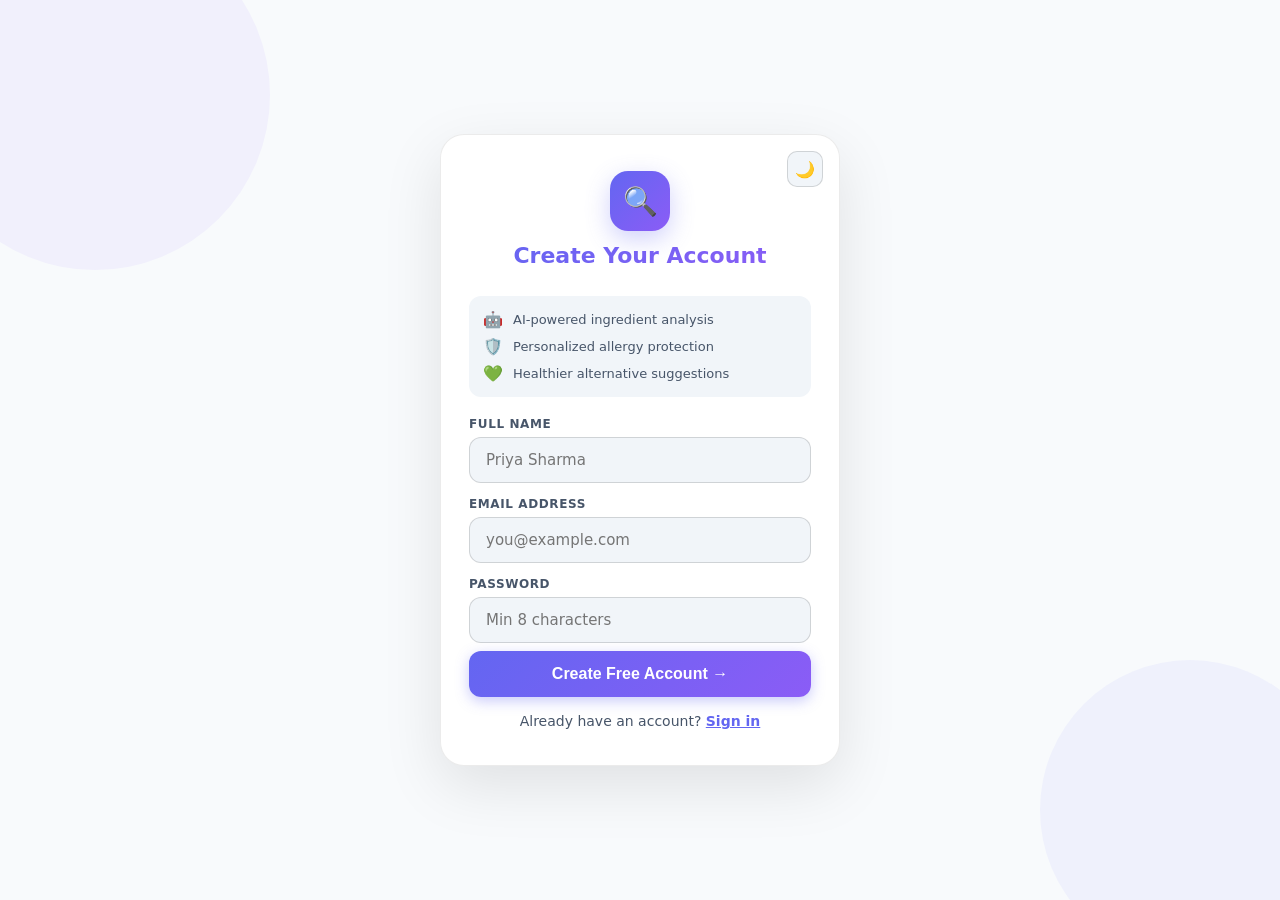
<file: frontend/register.html>
<!DOCTYPE html>
<html lang="en">
<head>
  <meta charset="UTF-8">
  <meta name="viewport" content="width=device-width, initial-scale=1.0">
  <title>SafeScan — Create Account</title>
  <style>
    *{box-sizing:border-box;margin:0;padding:0}
    :root{--acc:#6366f1;--acc2:#8b5cf6;--bg:#f8fafc;--surface:#fff;--border:rgba(0,0,0,0.08);--border2:rgba(0,0,0,0.14);--text:#0f172a;--text2:#475569;--text3:#94a3b8;--bg3:#f1f5f9;--danger:#ef4444;--danger-bg:#fef2f2}
    [data-theme=dark]{--bg:#0a0f1e;--bg3:#1e293b;--surface:#111827;--border:rgba(255,255,255,0.08);--border2:rgba(255,255,255,0.14);--text:#f1f5f9;--text2:#94a3b8;--text3:#475569;--danger-bg:#1f0808}
    body{font-family:'Inter',system-ui,sans-serif;background:var(--bg);color:var(--text);min-height:100vh;display:flex;align-items:center;justify-content:center;padding:20px;transition:background 0.3s,color 0.3s}
    .bg-circles{position:fixed;inset:0;pointer-events:none;overflow:hidden;z-index:0}
    .circle{position:absolute;border-radius:50%;opacity:0.06}
    .c1{width:350px;height:350px;background:var(--acc2);top:-80px;left:-80px}
    .c2{width:300px;height:300px;background:var(--acc);bottom:-60px;right:-60px}
    .box{background:var(--surface);border:1px solid var(--border);border-radius:24px;padding:36px 28px;width:100%;max-width:400px;position:relative;z-index:1;box-shadow:0 20px 60px rgba(0,0,0,0.1)}
    [data-theme=dark] .box{box-shadow:0 20px 60px rgba(0,0,0,0.5)}
    .logo{text-align:center;margin-bottom:28px}
    .logo-icon{width:60px;height:60px;background:linear-gradient(135deg,var(--acc),var(--acc2));border-radius:18px;display:flex;align-items:center;justify-content:center;font-size:28px;margin:0 auto 12px;box-shadow:0 8px 24px rgba(99,102,241,0.3)}
    .logo h1{font-size:22px;font-weight:800;background:linear-gradient(135deg,var(--acc),var(--acc2));-webkit-background-clip:text;-webkit-text-fill-color:transparent;background-clip:text}
    .label{display:block;font-size:12px;font-weight:700;color:var(--text2);margin-bottom:6px;letter-spacing:0.05em;text-transform:uppercase}
    .input{width:100%;padding:13px 16px;background:var(--bg3);border:1.5px solid var(--border2);border-radius:12px;font-size:15px;font-family:inherit;color:var(--text);transition:all 0.15s;margin-bottom:14px}
    .input:focus{outline:none;border-color:var(--acc);background:var(--surface);box-shadow:0 0 0 3px rgba(99,102,241,0.12)}
    .btn{width:100%;padding:14px;background:linear-gradient(135deg,var(--acc),var(--acc2));color:white;border:none;border-radius:12px;font-size:16px;font-weight:700;cursor:pointer;box-shadow:0 4px 14px rgba(99,102,241,0.35);transition:all 0.18s;margin-top:4px}
    .btn:hover{transform:translateY(-1px);box-shadow:0 6px 20px rgba(99,102,241,0.45)}
    .btn:disabled{opacity:0.5;cursor:not-allowed;transform:none}
    .err{background:var(--danger-bg);color:var(--danger);border:1px solid rgba(239,68,68,0.3);border-radius:10px;padding:10px 14px;font-size:13px;margin-bottom:14px;display:none}
    .footer{text-align:center;margin-top:18px;font-size:14px;color:var(--text2)}
    .footer a{color:var(--acc);font-weight:600}
    .perks{display:flex;flex-direction:column;gap:8px;background:var(--bg3);border-radius:12px;padding:14px;margin-bottom:20px}
    .perk{display:flex;align-items:center;gap:10px;font-size:13px;color:var(--text2)}
    .perk-icon{font-size:16px;flex-shrink:0}
    .theme-btn{position:absolute;top:16px;right:16px;background:var(--bg3);border:1px solid var(--border2);border-radius:10px;width:36px;height:36px;display:flex;align-items:center;justify-content:center;cursor:pointer;font-size:16px;color:var(--text2)}
    .theme-btn:hover{background:var(--border);color:var(--acc)}
  </style>
</head>
<body>
<div class="bg-circles"><div class="circle c1"></div><div class="circle c2"></div></div>

<div class="box">
  <button class="theme-btn" onclick="toggleTheme()">🌙</button>

  <div class="logo">
    <div class="logo-icon">🔍</div>
    <h1>Create Your Account</h1>
  </div>

  <div class="perks">
    <div class="perk"><span class="perk-icon">🤖</span>AI-powered ingredient analysis</div>
    <div class="perk"><span class="perk-icon">🛡️</span>Personalized allergy protection</div>
    <div class="perk"><span class="perk-icon">💚</span>Healthier alternative suggestions</div>
  </div>

  <div class="err" id="err"></div>

  <label class="label">Full Name</label>
  <input class="input" type="text" id="name" placeholder="Priya Sharma" autocomplete="name">

  <label class="label">Email Address</label>
  <input class="input" type="email" id="email" placeholder="you@example.com" autocomplete="email">

  <label class="label">Password</label>
  <input class="input" type="password" id="password" placeholder="Min 8 characters" style="margin-bottom:4px" autocomplete="new-password">

  <button class="btn" id="regBtn" onclick="doRegister()">Create Free Account →</button>

  <div class="footer" style="margin-top:16px">Already have an account? <a href="login.html">Sign in</a></div>
</div>

<script>
  const API='http://127.0.0.1:8000/api';
  const th=localStorage.getItem('ss_theme');
  if(th==='dark')document.documentElement.setAttribute('data-theme','dark');

  function toggleTheme(){
    const d=document.documentElement.getAttribute('data-theme')==='dark';
    document.documentElement.setAttribute('data-theme',d?'':'dark');
    localStorage.setItem('ss_theme',d?'light':'dark');
  }

  async function doRegister(){
    const name=document.getElementById('name').value.trim();
    const email=document.getElementById('email').value.trim();
    const pass=document.getElementById('password').value;
    const err=document.getElementById('err');
    const btn=document.getElementById('regBtn');
    err.style.display='none';
    if(!name){err.textContent='Please enter your name.';err.style.display='block';return;}
    if(!email){err.textContent='Please enter your email.';err.style.display='block';return;}
    if(pass.length<8){err.textContent='Password must be at least 8 characters.';err.style.display='block';return;}
    btn.disabled=true;btn.textContent='Creating account…';
    try{
      const res=await fetch(`${API}/auth/register`,{method:'POST',headers:{'Content-Type':'application/json'},body:JSON.stringify({name,email,password:pass})});
      const data=await res.json();
      if(!res.ok)throw new Error(data.detail||'Registration failed');
      localStorage.setItem('ss_token',data.access_token);
      localStorage.setItem('ss_user',JSON.stringify({id:data.user_id,name:data.name}));
      window.location.href='onboarding.html';
    }catch(e){err.textContent=e.message;err.style.display='block';}
    finally{btn.disabled=false;btn.textContent='Create Free Account →';}
  }
  document.addEventListener('keydown',e=>{if(e.key==='Enter')doRegister();});
</script>
</body>
</html>
</file>
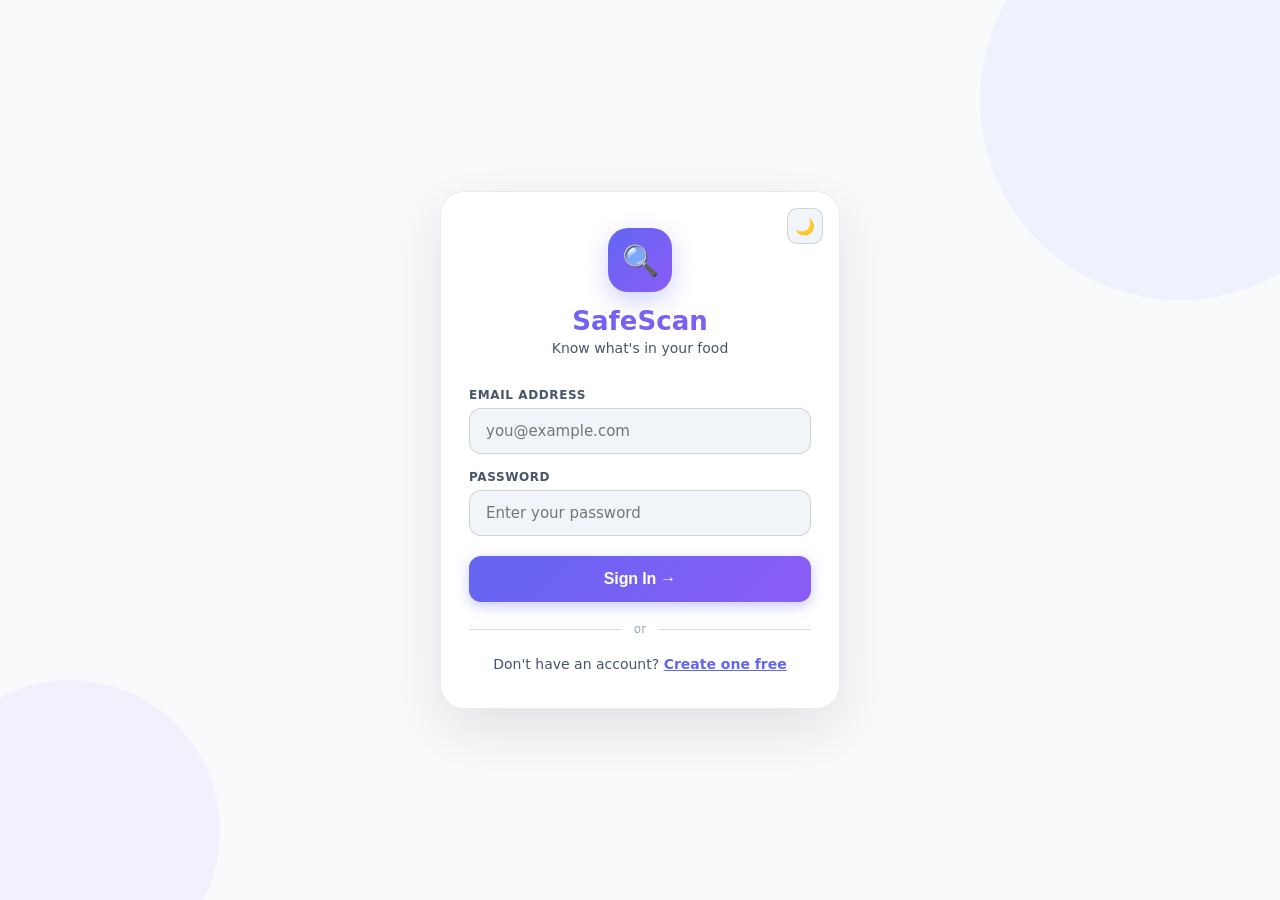
<file: frontend/results.html>
<!DOCTYPE html>
<html lang="en">
<head>
  <meta charset="UTF-8">
  <meta name="viewport" content="width=device-width, initial-scale=1.0">
  <title>SafeScan — Results</title>
  <link rel="stylesheet" href="css/styles.css">
</head>
<body>

<nav class="nav">
  <div class="nav-inner">
    <a href="dashboard.html" class="nav-btn">←</a>
    <span style="font-weight:700;font-size:16px">Scan Results</span>
    <button class="nav-btn" onclick="toggleTheme()" id="themeBtn">🌙</button>
  </div>
</nav>

<div class="container" style="padding-top:20px" id="content">
  <div class="card" style="text-align:center;padding:50px">
    <div class="spin" style="margin:0 auto 14px"></div>
    <p class="text-sm text-muted">Loading your results…</p>
  </div>
</div>

<nav class="tab-bar">
  <a href="dashboard.html" class="tab-item"><span class="tab-icon">🏠</span>Home</a>
  <a href="scan.html"      class="tab-item"><span class="tab-icon">📷</span>Scan</a>
  <a href="history.html"   class="tab-item"><span class="tab-icon">🕐</span>History</a>
  <a href="profile.html"   class="tab-item"><span class="tab-icon">👤</span>Profile</a>
</nav>

<script>
  const API='http://127.0.0.1:8000/api';
  const token=localStorage.getItem('ss_token');
  if(!token)window.location.href='login.html';

  const saved=localStorage.getItem('ss_theme');
  if(saved==='dark')document.documentElement.setAttribute('data-theme','dark');
  function toggleTheme(){
    const d=document.documentElement.getAttribute('data-theme')==='dark';
    document.documentElement.setAttribute('data-theme',d?'':'dark');
    localStorage.setItem('ss_theme',d?'light':'dark');
    document.getElementById('themeBtn').textContent=d?'🌙':'☀️';
  }
  if(saved==='dark')document.getElementById('themeBtn').textContent='☀️';

  const params=new URLSearchParams(location.search);
  const scanId=params.get('id');
  let reviewProductName='';
  let selectedReviewRating=0;

  function vIcon(v){return v==='safe'?'✅':v==='caution'?'⚠️':'❌';}
  function vLabel(v){return v==='safe'?'Safe ✅':v==='caution'?'Use with Caution ⚠️':'Not Safe ❌';}
  function sColor(s){return s>=70?'var(--safe)':s>=40?'var(--warn)':'var(--danger)';}
  function escapeHtml(value){return String(value??'').replace(/[&<>'"]/g,c=>({'&':'&amp;','<':'&lt;','>':'&gt;',"'":'&#39;','"':'&quot;'}[c]));}

  async function load(){
    let data;
    const cached=sessionStorage.getItem('lastScan');
    if(cached){data=JSON.parse(cached);sessionStorage.removeItem('lastScan');}
    else if(scanId){
      try{
        const res=await fetch(`${API}/scan/${scanId}`,{headers:{'Authorization':`Bearer ${token}`}});
        data=await res.json();
        if(!res.ok)throw new Error(data.detail||'Failed to load');
      }catch(e){
        document.getElementById('content').innerHTML=`<div class="card" style="text-align:center;padding:40px;color:var(--danger)">⚠️ ${e.message}</div>`;
        return;
      }
    }else{
      document.getElementById('content').innerHTML=`<div class="card" style="text-align:center;padding:40px"><p class="text-muted">No scan data found.</p><a href="scan.html" class="btn btn-primary" style="margin-top:14px;width:auto;padding:12px 24px">Scan Something</a></div>`;
      return;
    }

    const v=data.overall_verdict||'caution';
    const score=data.health_score??50;
    const ings=data.ingredients||[];
    const allergies=data.triggered_allergies||[];
    const concerns=data.main_concerns||[];
    const alts=data.alternatives||[];
    let isFav=data.is_favorite||false;
    reviewProductName=(data.product_name||'Scanned product').trim();

    let html=`
      <div class="verdict-banner ${v}">
        <span class="v-icon">${vIcon(v)}</span>
        <div>
          <div class="v-title">${vLabel(v)}</div>
          <div class="v-sub">Health Score: ${score}/100</div>
        </div>
        <div class="v-score" style="color:white">${score}</div>
      </div>`;

    if(allergies.length){
      html+=`<div class="allergy-alert">
        <div class="allergy-alert-title">🚨 Allergen Alert Triggered!</div>
        <div>${allergies.map(a=>`<span class="allergy-tag">${a}</span>`).join('')}</div>
      </div>`;
    }

    if(concerns.length){
      html+=`<div class="card" style="border-left:3px solid var(--warn);padding-left:16px">
        <div class="section-title" style="color:var(--warn)">⚠️ Main Concerns</div>
        ${concerns.map(c=>`<div style="font-size:13px;color:var(--text2);margin-bottom:6px;display:flex;gap:8px"><span>•</span>${c}</div>`).join('')}
      </div>`;
    }

    if(ings.length){
      html+=`<div class="card">
        <div class="section-title">🧪 Ingredient Breakdown <span style="background:var(--bg3);border-radius:20px;padding:2px 10px;font-size:12px;font-weight:500;color:var(--text2)">${ings.length} items</span></div>
        ${ings.map((ing,i)=>`
          <div class="ing-item" onclick="document.getElementById('ex${i}').classList.toggle('show')">
            <div class="ing-dot ${ing.safety_level}"></div>
            <div style="flex:1">
              <div class="ing-name">${ing.name}</div>
              <div class="ing-desc">${ing.explanation}</div>
              <div style="margin-top:5px;display:flex;flex-wrap:wrap;gap:4px">
                ${ing.triggers_user_allergy?`<span class="badge badge-allergy">⚠️ ${ing.triggered_allergy_name||'Allergen'}</span>`:''}
                ${ing.is_natural===true?`<span class="badge badge-natural">🌿 Natural</span>`:''}
                ${ing.is_natural===false?`<span class="badge badge-synthetic">⚗️ Synthetic</span>`:''}
              </div>
              <div class="ing-extra" id="ex${i}">
                ${ing.side_effects?`<div style="padding:8px;background:var(--bg3);border-radius:8px;margin-top:6px">⚠️ Side effects: ${ing.side_effects}</div>`:'<div style="padding:8px;background:var(--bg3);border-radius:8px;margin-top:6px;color:var(--text3)">No known major side effects.</div>'}
              </div>
            </div>
            <div style="color:var(--text3);font-size:13px;flex-shrink:0">▾</div>
          </div>`).join('')}
      </div>`;
    }

    if(alts.length){
      html+=`<div class="section-title" style="margin-top:6px">💚 Healthier Alternatives (${alts.length})</div>
      ${alts.map(a=>`
        <div class="alt-card">
          <div style="display:flex;justify-content:space-between;align-items:flex-start">
            <div>
              <div class="alt-name">${a.name}</div>
              <div class="alt-brand">${a.brand}</div>
            </div>
            <span class="badge badge-safe">Better Choice</span>
          </div>
          <div class="alt-reason">✓ ${a.why_better}</div>
          <div style="font-size:13px;color:var(--text2);margin-bottom:12px;line-height:1.6">${a.benefits}</div>
          <div class="nutr-grid">
            ${a.calories?`<div class="nutr-item"><div class="nutr-val">${a.calories}</div><div class="nutr-key">Calories</div></div>`:''}
            ${a.protein?`<div class="nutr-item"><div class="nutr-val">${a.protein}g</div><div class="nutr-key">Protein</div></div>`:''}
            ${a.fat?`<div class="nutr-item"><div class="nutr-val">${a.fat}g</div><div class="nutr-key">Fat</div></div>`:''}
            ${a.carbs?`<div class="nutr-item"><div class="nutr-val">${a.carbs}g</div><div class="nutr-key">Carbs</div></div>`:''}
            ${a.sugar?`<div class="nutr-item"><div class="nutr-val">${a.sugar}g</div><div class="nutr-key">Sugar</div></div>`:''}
            ${a.sodium?`<div class="nutr-item"><div class="nutr-val">${a.sodium}mg</div><div class="nutr-key">Sodium</div></div>`:''}
          </div>
          ${(a.price_range||a.where_to_buy)?`<div style="display:flex;align-items:center;gap:8px;margin-top:12px;flex-wrap:wrap">
            ${a.price_range?`<span style="background:var(--safe-bg);color:var(--safe-text);border-radius:20px;padding:4px 12px;font-size:12px;font-weight:600">${a.price_range}</span>`:''}
            ${a.where_to_buy?`<span style="font-size:12px;color:var(--text2)">📍 ${a.where_to_buy}</span>`:''}
          </div>`:''}
        </div>`).join('')}`;
    }

    html+=`<div class="card" id="reviewSection">
      <div class="section-title">⭐ Rate &amp; Review this Product</div>
      <p class="text-sm text-muted" style="margin-bottom:12px">Share your experience with <strong>${escapeHtml(reviewProductName)}</strong>. Reviews are published after admin approval.</p>
      <div id="reviewSummary" class="text-sm text-muted" style="margin-bottom:12px">Loading approved reviews…</div>
      <div id="reviewStars" style="display:flex;gap:5px;margin-bottom:8px"></div>
      <p id="reviewRatingLabel" class="text-sm text-muted" style="margin-bottom:10px">Select a rating</p>
      <textarea id="reviewText" class="form-input" rows="3" maxlength="1000" placeholder="Write at least a few words about this product…" style="resize:vertical"></textarea>
      <div id="reviewMessage" class="error-box" style="margin-top:10px"></div>
      <button id="reviewSubmit" class="btn btn-primary" style="margin-top:10px" onclick="submitReview()">Submit Review</button>
      <div id="approvedReviews" style="margin-top:18px"></div>
    </div>`;

    html+=`<div style="display:flex;gap:10px;margin-top:6px;margin-bottom:20px">
      <button class="btn btn-outline" id="favBtn" onclick="toggleFav()" style="flex:0 0 auto;padding:12px 18px">${isFav?'💛 Saved':'🤍 Save'}</button>
      <a href="scan.html" class="btn btn-primary" style="text-align:center">📷 New Scan</a>
    </div>`;

    document.getElementById('content').innerHTML=html;
    initReviews();
  }

  function reviewStars(rating){return '★'.repeat(rating)+'☆'.repeat(5-rating);}
  function renderReviewPicker(){
    const el=document.getElementById('reviewStars');
    if(!el)return;
    el.innerHTML=[1,2,3,4,5].map(value=>`<button type="button" aria-label="${value} stars" onclick="selectReviewRating(${value})" style="border:0;background:transparent;font-size:30px;line-height:1;color:${value<=selectedReviewRating?'#f59e0b':'var(--border2)'};cursor:pointer">★</button>`).join('');
    const labels=['','Poor','Fair','Good','Very good','Excellent'];
    document.getElementById('reviewRatingLabel').textContent=selectedReviewRating?labels[selectedReviewRating]:'Select a rating';
  }

  function selectReviewRating(rating){selectedReviewRating=rating;renderReviewPicker();}

  async function initReviews(){renderReviewPicker();await loadReviews();}

  async function loadReviews(){
    const summary=document.getElementById('reviewSummary');
    const list=document.getElementById('approvedReviews');
    try{
      const res=await fetch(`${API}/products/${encodeURIComponent(reviewProductName)}/reviews`);
      const data=await res.json();
      if(!res.ok)throw new Error(data.detail||'Could not load reviews');
      summary.textContent=data.review_count?`${data.average_rating}/5 from ${data.review_count} approved review${data.review_count===1?'':'s'}`:'No approved reviews yet.';
      list.innerHTML=data.reviews.length?data.reviews.map(review=>`<div style="border-top:1px solid var(--border);padding:12px 0"><div style="display:flex;justify-content:space-between;gap:10px"><strong>${escapeHtml(review.user_name)}</strong><span style="color:#f59e0b">${reviewStars(review.rating)}</span></div><p class="text-sm" style="margin-top:4px">${escapeHtml(review.text)}</p></div>`).join(''):'';
    }catch(error){summary.textContent=error.message;}
  }

  async function submitReview(){
    const message=document.getElementById('reviewMessage');
    const text=document.getElementById('reviewText').value.trim();
    message.style.display='none';
    if(!selectedReviewRating){message.textContent='Please select a 1–5 star rating.';message.style.display='block';return;}
    if(text.length<5){message.textContent='Please write at least 5 characters.';message.style.display='block';return;}
    const button=document.getElementById('reviewSubmit');
    button.disabled=true;button.textContent='Submitting…';
    try{
      const res=await fetch(`${API}/products/${encodeURIComponent(reviewProductName)}/reviews`,{method:'POST',headers:{'Authorization':`Bearer ${token}`,'Content-Type':'application/json'},body:JSON.stringify({product_name:reviewProductName,rating:selectedReviewRating,text})});
      const data=await res.json();
      if(!res.ok)throw new Error(data.detail||'Could not submit review');
      message.className='success-box';message.textContent=data.message;message.style.display='block';
      document.getElementById('reviewText').value='';selectedReviewRating=0;renderReviewPicker();
    }catch(error){message.className='error-box';message.textContent=error.message;message.style.display='block';
    }finally{button.disabled=false;button.textContent='Submit Review';}
  }

  async function toggleFav(){
    if(!scanId)return;
    try{
      const res=await fetch(`${API}/scan/${scanId}/favorite`,{method:'POST',headers:{'Authorization':`Bearer ${token}`}});
      const d=await res.json();
      document.getElementById('favBtn').textContent=d.is_favorite?'💛 Saved':'🤍 Save';
    }catch{}
  }

  load();
</script>
</body>
</html>
</file>
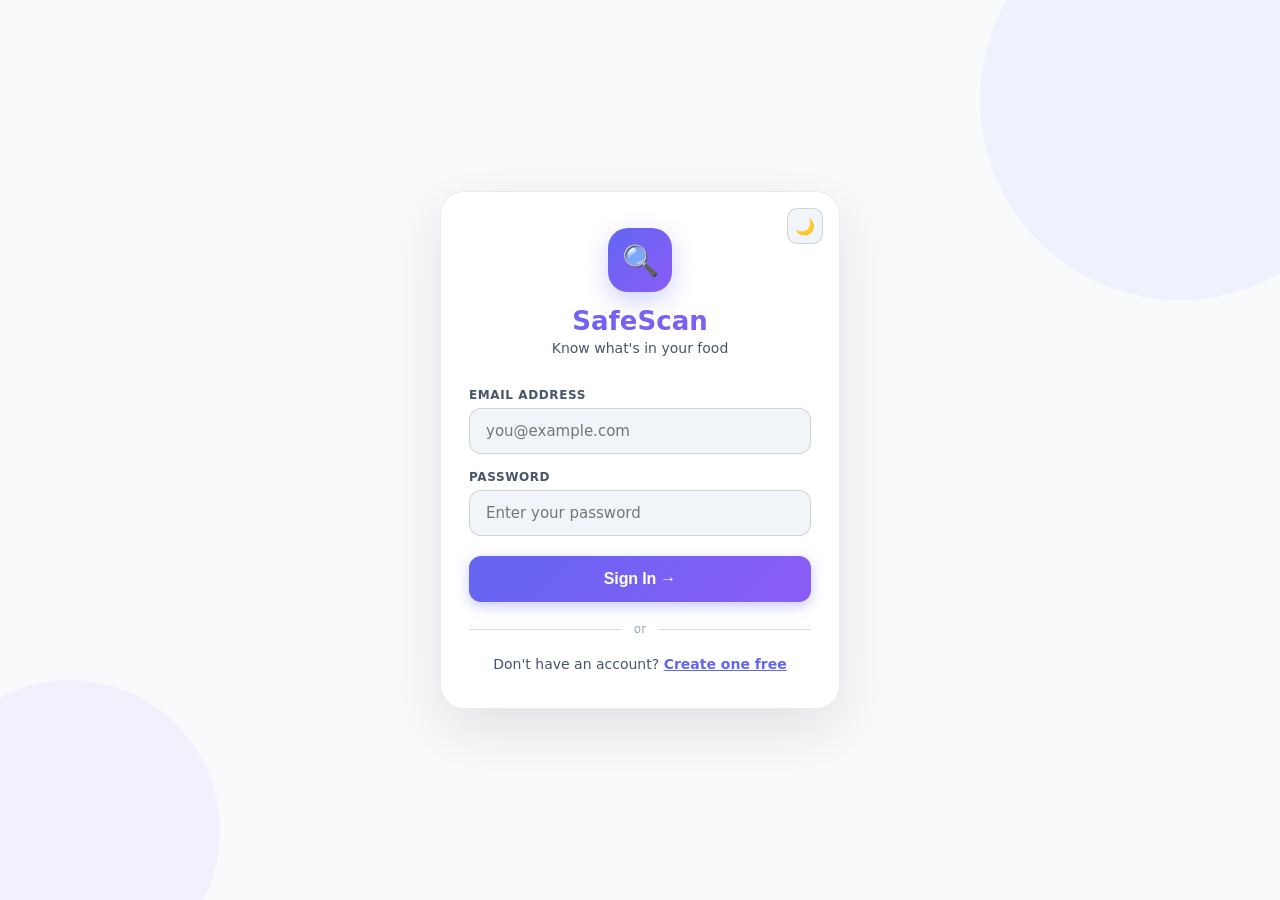
<file: frontend/scan.html>
<!DOCTYPE html>
<html lang="en">
<head>
  <meta charset="UTF-8">
  <meta name="viewport" content="width=device-width, initial-scale=1.0">
  <title>SafeScan — Scan</title>
  <link rel="stylesheet" href="css/styles.css">
</head>
<body>

<nav class="nav">
  <div class="nav-inner">
    <a href="dashboard.html" class="nav-btn">←</a>
    <span style="font-weight:700;font-size:16px">Scan Product</span>
    <button class="nav-btn" onclick="toggleTheme()" id="themeBtn">🌙</button>
  </div>
</nav>

<div class="container" style="padding-top:20px">

  <!-- Camera Box -->
  <div class="camera-box" id="cameraBox">
    <div class="camera-placeholder" id="placeholder">
      <div class="cam-icon">📷</div>
      <p>Tap <strong>Camera</strong> or <strong>Upload</strong><br>to scan an ingredient label</p>
    </div>
    <video id="video" autoplay playsinline style="display:none;width:100%;height:100%;object-fit:cover"></video>
    <img id="preview" class="preview-img" style="display:none" alt="preview">
  </div>

  <!-- Action Buttons -->
  <div id="actionRow" style="display:flex;gap:10px;margin-bottom:12px">
    <button class="btn btn-outline" id="cameraBtn" onclick="startCamera()">📷 Camera</button>
    <button class="btn btn-outline" id="uploadBtn" onclick="document.getElementById('fileInput').click()">📁 Upload</button>
    <input type="file" id="fileInput" accept="image/*" style="display:none" onchange="onFileSelect()">
  </div>

  <!-- Capture button (camera mode) -->
  <button class="btn btn-primary hidden" id="captureBtn" onclick="capturePhoto()">📸 Capture Photo</button>

  <!-- Analyse button -->
  <button class="btn btn-primary hidden" id="analyseBtn" onclick="doAnalyse()">🔍 Analyse Ingredients</button>

  <!-- Loading State -->
  <div class="loading-card hidden" id="loadingState">
    <div class="spin" style="margin:0 auto 14px"></div>
    <h3>Analysing ingredients…</h3>
    <p>Gemini AI is reading every ingredient<br>and cross-checking your health profile.</p>
    <div class="loading-bar" style="margin-top:16px"><div class="loading-bar-fill"></div></div>
    <p class="text-xs text-muted" style="margin-top:10px">This takes 5–15 seconds ⏳</p>
  </div>

  <!-- Error -->
  <div class="error-box" id="errMsg"></div>

  <!-- Tips -->
  <div class="card" id="tips">
    <div class="section-title">💡 Tips for best results</div>
    <div style="display:flex;flex-direction:column;gap:10px">
      <div style="display:flex;align-items:flex-start;gap:10px">
        <span style="font-size:18px;flex-shrink:0">✅</span>
        <div><strong style="font-size:13px">Good lighting</strong><p class="text-xs text-muted">Hold camera steady in bright light for clearest text</p></div>
      </div>
      <div style="display:flex;align-items:flex-start;gap:10px">
        <span style="font-size:18px;flex-shrink:0">✅</span>
        <div><strong style="font-size:13px">Full ingredient list</strong><p class="text-xs text-muted">Capture all ingredients, including the fine print</p></div>
      </div>
      <div style="display:flex;align-items:flex-start;gap:10px">
        <span style="font-size:18px;flex-shrink:0">✅</span>
        <div><strong style="font-size:13px">Works on food, supplements & cosmetics</strong><p class="text-xs text-muted">Any packaged product with an ingredient label</p></div>
      </div>
      <div style="display:flex;align-items:flex-start;gap:10px">
        <span style="font-size:18px;flex-shrink:0">⚠️</span>
        <div><strong style="font-size:13px">Avoid blurry images</strong><p class="text-xs text-muted">Blurry text reduces accuracy — retake if needed</p></div>
      </div>
    </div>
  </div>

</div>

<nav class="tab-bar">
  <a href="dashboard.html" class="tab-item"><span class="tab-icon">🏠</span>Home</a>
  <a href="scan.html"      class="tab-item active"><span class="tab-icon">📷</span>Scan</a>
  <a href="history.html"   class="tab-item"><span class="tab-icon">🕐</span>History</a>
  <a href="profile.html"   class="tab-item"><span class="tab-icon">👤</span>Profile</a>
</nav>

<script>
  const API='http://127.0.0.1:8000/api';
  const token=localStorage.getItem('ss_token');
  if(!token)window.location.href='login.html';

  const saved=localStorage.getItem('ss_theme');
  if(saved==='dark')document.documentElement.setAttribute('data-theme','dark');
  function toggleTheme(){
    const d=document.documentElement.getAttribute('data-theme')==='dark';
    document.documentElement.setAttribute('data-theme',d?'':'dark');
    localStorage.setItem('ss_theme',d?'light':'dark');
    document.getElementById('themeBtn').textContent=d?'🌙':'☀️';
  }
  if(saved==='dark')document.getElementById('themeBtn').textContent='☀️';

  let stream=null;
  let capturedBlob=null;

  const video=document.getElementById('video');
  const preview=document.getElementById('preview');
  const placeholder=document.getElementById('placeholder');
  const cameraBox=document.getElementById('cameraBox');
  const actionRow=document.getElementById('actionRow');
  const captureBtn=document.getElementById('captureBtn');
  const analyseBtn=document.getElementById('analyseBtn');
  const loadingState=document.getElementById('loadingState');
  const tips=document.getElementById('tips');
  const errMsg=document.getElementById('errMsg');

  function showErr(msg){errMsg.textContent='⚠️ '+msg;errMsg.style.display='block';}
  function hideErr(){errMsg.style.display='none';}

  async function startCamera(){
    hideErr();
    try{
      stream=await navigator.mediaDevices.getUserMedia({video:{facingMode:'environment',width:{ideal:1280},height:{ideal:960}}});
      video.srcObject=stream;
      video.style.display='block';
      placeholder.style.display='none';
      preview.style.display='none';
      captureBtn.classList.remove('hidden');
      analyseBtn.classList.add('hidden');
      capturedBlob=null;
      cameraBox.classList.remove('has-image');
    }catch(e){
      showErr('Camera not available. Please use the Upload option instead.');
    }
  }

  function capturePhoto(){
    const canvas=document.createElement('canvas');
    canvas.width=video.videoWidth||1280;
    canvas.height=video.videoHeight||960;
    canvas.getContext('2d').drawImage(video,0,0);
    canvas.toBlob(blob=>{
      capturedBlob=blob;
      preview.src=URL.createObjectURL(blob);
      preview.style.display='block';
      video.style.display='none';
      captureBtn.classList.add('hidden');
      analyseBtn.classList.remove('hidden');
      cameraBox.classList.add('has-image');
      tips.classList.add('hidden');
      if(stream)stream.getTracks().forEach(t=>t.stop());
    },'image/jpeg',0.92);
  }

  function onFileSelect(){
    const file=document.getElementById('fileInput').files[0];
    if(!file)return;
    capturedBlob=file;
    preview.src=URL.createObjectURL(file);
    preview.style.display='block';
    placeholder.style.display='none';
    video.style.display='none';
    captureBtn.classList.add('hidden');
    analyseBtn.classList.remove('hidden');
    cameraBox.classList.add('has-image');
    tips.classList.add('hidden');
    hideErr();
  }

  async function doAnalyse(){
    if(!capturedBlob){showErr('Please select or capture an image first.');return;}
    hideErr();
    analyseBtn.classList.add('hidden');
    actionRow.style.display='none';
    loadingState.classList.remove('hidden');

    const fd=new FormData();
    fd.append('file',capturedBlob,capturedBlob.name||'scan.jpg');

    try{
      const res=await fetch(`${API}/scan/image`,{
        method:'POST',
        headers:{'Authorization':`Bearer ${token}`},
        body:fd
      });
      const data=await res.json();
      if(!res.ok)throw new Error(data.detail||'Analysis failed');
      sessionStorage.setItem('lastScan',JSON.stringify(data));
      window.location.href=`results.html?id=${data.scan_id}`;
    }catch(e){
      loadingState.classList.add('hidden');
      analyseBtn.classList.remove('hidden');
      actionRow.style.display='flex';
      tips.classList.remove('hidden');
      showErr(e.message||'Could not connect to server. Make sure the backend is running on port 8000.');
    }
  }
</script>
</body>
</html>
</file>
<file: frontend/css/styles.css>
/* ═══════════════════════════════════════
   SAFESCAN — PREMIUM DESIGN SYSTEM
   ═══════════════════════════════════════ */

:root {
  --bg:        #ffffff;
  --bg2:       #f8fafc;
  --bg3:       #f1f5f9;
  --surface:   #ffffff;
  --surface2:  #f8fafc;
  --border:    rgba(0,0,0,0.08);
  --border2:   rgba(0,0,0,0.14);
  --text:      #0f172a;
  --text2:     #475569;
  --text3:     #94a3b8;
  --accent:    #6366f1;
  --accent2:   #8b5cf6;
  --safe:      #10b981;
  --safe-bg:   #ecfdf5;
  --safe-text: #065f46;
  --warn:      #f59e0b;
  --warn-bg:   #fffbeb;
  --warn-text: #78350f;
  --danger:    #ef4444;
  --danger-bg: #fef2f2;
  --danger-text:#7f1d1d;
  --radius:    16px;
  --radius-sm: 10px;
  --radius-xs: 6px;
  --shadow-sm: 0 1px 3px rgba(0,0,0,0.06), 0 1px 2px rgba(0,0,0,0.04);
  --shadow:    0 4px 16px rgba(0,0,0,0.08), 0 1px 4px rgba(0,0,0,0.04);
  --shadow-lg: 0 20px 40px rgba(0,0,0,0.12), 0 4px 12px rgba(0,0,0,0.06);
}

[data-theme="dark"] {
  --bg:        #0a0f1e;
  --bg2:       #0f172a;
  --bg3:       #1e293b;
  --surface:   #111827;
  --surface2:  #1e293b;
  --border:    rgba(255,255,255,0.08);
  --border2:   rgba(255,255,255,0.14);
  --text:      #f1f5f9;
  --text2:     #94a3b8;
  --text3:     #475569;
  --safe-bg:   #022c22;
  --safe-text: #34d399;
  --warn-bg:   #1c1200;
  --warn-text: #fbbf24;
  --danger-bg: #1f0808;
  --danger-text:#f87171;
  --shadow-sm: 0 1px 3px rgba(0,0,0,0.3);
  --shadow:    0 4px 16px rgba(0,0,0,0.4);
  --shadow-lg: 0 20px 40px rgba(0,0,0,0.6);
}

*, *::before, *::after { box-sizing: border-box; margin: 0; padding: 0; }

html { scroll-behavior: smooth; }

body {
  font-family: 'Inter', -apple-system, BlinkMacSystemFont, sans-serif;
  background: var(--bg2);
  color: var(--text);
  font-size: 16px;
  line-height: 1.6;
  min-height: 100vh;
  transition: background 0.3s ease, color 0.3s ease;
}

/* ── SCROLLBAR ── */
::-webkit-scrollbar { width: 4px; }
::-webkit-scrollbar-track { background: transparent; }
::-webkit-scrollbar-thumb { background: var(--border2); border-radius: 4px; }

/* ── TYPOGRAPHY ── */
h1, h2, h3 { font-weight: 700; letter-spacing: -0.02em; color: var(--text); }
h1 { font-size: 28px; }
h2 { font-size: 20px; }
h3 { font-size: 16px; }
p  { color: var(--text2); }

/* ── LAYOUT ── */
.container { max-width: 480px; margin: 0 auto; padding: 0 16px 90px; }

/* ── NAV ── */
.nav {
  background: var(--surface);
  border-bottom: 1px solid var(--border);
  position: sticky; top: 0; z-index: 100;
  backdrop-filter: blur(12px);
  -webkit-backdrop-filter: blur(12px);
}
.nav-inner {
  max-width: 480px; margin: 0 auto;
  display: flex; align-items: center; justify-content: space-between;
  padding: 12px 16px;
}
.nav-logo { font-size: 18px; font-weight: 800; background: linear-gradient(135deg, var(--accent), var(--accent2)); -webkit-background-clip: text; -webkit-text-fill-color: transparent; background-clip: text; }
.nav-actions { display: flex; gap: 6px; }
.nav-btn { background: var(--bg3); border: none; width: 36px; height: 36px; border-radius: 10px; display: flex; align-items: center; justify-content: center; cursor: pointer; color: var(--text2); font-size: 16px; transition: all 0.15s; }
.nav-btn:hover { background: var(--border); color: var(--accent); transform: scale(1.05); }

/* ── TAB BAR ── */
.tab-bar {
  position: fixed; bottom: 0; left: 0; right: 0; z-index: 100;
  background: var(--surface);
  border-top: 1px solid var(--border);
  display: flex;
  padding-bottom: env(safe-area-inset-bottom, 0);
}
.tab-item {
  flex: 1; display: flex; flex-direction: column; align-items: center;
  padding: 10px 0 12px; font-size: 10px; font-weight: 600; letter-spacing: 0.02em;
  color: var(--text3); text-decoration: none; gap: 4px; transition: color 0.15s;
}
.tab-item .tab-icon { font-size: 20px; transition: transform 0.15s; }
.tab-item.active { color: var(--accent); }
.tab-item.active .tab-icon { transform: scale(1.1); }

/* ── CARDS ── */
.card {
  background: var(--surface);
  border: 1px solid var(--border);
  border-radius: var(--radius);
  padding: 20px;
  box-shadow: var(--shadow-sm);
  margin-bottom: 14px;
  transition: border-color 0.15s;
}
.card-glass {
  background: rgba(255,255,255,0.7);
  backdrop-filter: blur(20px);
  -webkit-backdrop-filter: blur(20px);
  border: 1px solid rgba(255,255,255,0.8);
}
[data-theme="dark"] .card-glass {
  background: rgba(17,24,39,0.8);
  border-color: rgba(255,255,255,0.1);
}

/* ── HERO GRADIENT CARD ── */
.hero-card {
  background: linear-gradient(135deg, var(--accent) 0%, var(--accent2) 100%);
  border-radius: var(--radius);
  padding: 24px;
  color: white;
  margin-bottom: 14px;
  position: relative;
  overflow: hidden;
}
.hero-card::before {
  content: '';
  position: absolute; top: -40px; right: -40px;
  width: 180px; height: 180px;
  background: rgba(255,255,255,0.08);
  border-radius: 50%;
}
.hero-card::after {
  content: '';
  position: absolute; bottom: -60px; left: -20px;
  width: 200px; height: 200px;
  background: rgba(255,255,255,0.05);
  border-radius: 50%;
}
.hero-card * { position: relative; z-index: 1; }
.hero-card h2 { color: white; font-size: 22px; margin-bottom: 4px; }
.hero-card p  { color: rgba(255,255,255,0.8); font-size: 14px; }

/* ── BUTTONS ── */
.btn {
  display: inline-flex; align-items: center; justify-content: center; gap: 8px;
  padding: 13px 22px; border-radius: var(--radius-sm);
  font-size: 15px; font-weight: 600; letter-spacing: -0.01em;
  border: none; cursor: pointer; transition: all 0.18s;
  text-decoration: none;
}
.btn-primary {
  background: linear-gradient(135deg, var(--accent), var(--accent2));
  color: white; width: 100%;
  box-shadow: 0 4px 14px rgba(99,102,241,0.35);
}
.btn-primary:hover { transform: translateY(-1px); box-shadow: 0 6px 20px rgba(99,102,241,0.45); }
.btn-primary:active { transform: translateY(0); }
.btn-outline {
  background: var(--bg3); color: var(--text);
  border: 1px solid var(--border2);
  flex: 1;
}
.btn-outline:hover { background: var(--border); border-color: var(--accent); color: var(--accent); }
.btn-ghost { background: transparent; color: var(--text2); border: 1px solid var(--border); }
.btn-ghost:hover { background: var(--bg3); }
.btn-danger-outline { background: var(--danger-bg); color: var(--danger); border: 1px solid rgba(239,68,68,0.3); width: 100%; }
.btn-danger-outline:hover { background: var(--danger); color: white; }
.btn:disabled { opacity: 0.5; cursor: not-allowed; transform: none !important; }
.btn-sm { padding: 8px 16px; font-size: 13px; }
.btn-icon { width: 38px; height: 38px; padding: 0; border-radius: 10px; flex-shrink: 0; }

/* ── FORMS ── */
.form-group { margin-bottom: 16px; }
.form-label { display: block; font-size: 13px; font-weight: 600; color: var(--text2); margin-bottom: 7px; letter-spacing: 0.01em; }
.form-input {
  width: 100%; padding: 13px 16px;
  background: var(--bg3); border: 1.5px solid var(--border2);
  border-radius: var(--radius-sm); font-size: 15px; font-family: inherit;
  color: var(--text); transition: all 0.15s;
}
.form-input:focus { outline: none; border-color: var(--accent); background: var(--surface); box-shadow: 0 0 0 3px rgba(99,102,241,0.12); }

/* ── CHIPS ── */
.chip-group { display: flex; flex-wrap: wrap; gap: 8px; }
.chip {
  padding: 7px 14px; border-radius: 20px;
  border: 1.5px solid var(--border2);
  background: var(--surface); color: var(--text2);
  font-size: 13px; font-weight: 500; cursor: pointer;
  transition: all 0.15s;
}
.chip:hover { border-color: var(--accent); color: var(--accent); }
.chip.on {
  background: linear-gradient(135deg, var(--accent), var(--accent2));
  color: white; border-color: transparent;
  box-shadow: 0 2px 8px rgba(99,102,241,0.3);
}

/* ── VERDICT BANNER ── */
.verdict-banner {
  border-radius: var(--radius);
  padding: 20px;
  display: flex; align-items: center; gap: 14px;
  margin-bottom: 16px;
  position: relative; overflow: hidden;
}
.verdict-banner::before {
  content: ''; position: absolute; right: -20px; top: -20px;
  width: 100px; height: 100px; border-radius: 50%;
  background: rgba(255,255,255,0.12);
}
.verdict-banner.safe    { background: linear-gradient(135deg, #059669, #10b981); color: white; }
.verdict-banner.caution { background: linear-gradient(135deg, #d97706, #f59e0b); color: white; }
.verdict-banner.unsafe  { background: linear-gradient(135deg, #dc2626, #ef4444); color: white; }
.verdict-banner * { position: relative; z-index: 1; }
.v-icon { font-size: 40px; }
.v-title { font-size: 20px; font-weight: 800; color: white; }
.v-sub   { font-size: 13px; color: rgba(255,255,255,0.85); margin-top: 2px; }
.v-score { margin-left: auto; font-size: 44px; font-weight: 900; color: white; }

/* ── INGREDIENT ITEMS ── */
.ing-item {
  display: flex; align-items: flex-start; gap: 12px;
  padding: 13px 0; border-bottom: 1px solid var(--border);
  cursor: pointer; transition: opacity 0.15s;
}
.ing-item:last-child { border-bottom: none; }
.ing-item:hover { opacity: 0.85; }
.ing-dot { width: 10px; height: 10px; border-radius: 50%; flex-shrink: 0; margin-top: 5px; }
.ing-dot.safe    { background: var(--safe); box-shadow: 0 0 6px rgba(16,185,129,0.5); }
.ing-dot.caution { background: var(--warn); box-shadow: 0 0 6px rgba(245,158,11,0.5); }
.ing-dot.unsafe  { background: var(--danger); box-shadow: 0 0 6px rgba(239,68,68,0.5); }
.ing-name { font-size: 14px; font-weight: 600; color: var(--text); }
.ing-desc { font-size: 13px; color: var(--text2); margin-top: 3px; line-height: 1.5; }
.ing-extra { font-size: 12px; color: var(--text3); margin-top: 6px; display: none; line-height: 1.5; }
.ing-extra.show { display: block; }

/* ── BADGES ── */
.badge {
  display: inline-flex; align-items: center; gap: 4px;
  font-size: 11px; font-weight: 600; padding: 3px 10px;
  border-radius: 20px; letter-spacing: 0.01em;
}
.badge-safe    { background: var(--safe-bg);    color: var(--safe-text); }
.badge-caution { background: var(--warn-bg);    color: var(--warn-text); }
.badge-unsafe  { background: var(--danger-bg);  color: var(--danger-text); }
.badge-allergy { background: var(--danger-bg);  color: var(--danger); border: 1px solid rgba(239,68,68,0.3); }
.badge-natural { background: var(--safe-bg);    color: var(--safe); }
.badge-synthetic { background: var(--warn-bg);  color: var(--warn); }

/* ── ALLERGY ALERT ── */
.allergy-alert {
  background: var(--danger-bg);
  border: 1.5px solid rgba(239,68,68,0.35);
  border-radius: var(--radius);
  padding: 16px;
  margin-bottom: 14px;
}
.allergy-alert-title { color: var(--danger); font-weight: 700; font-size: 14px; margin-bottom: 10px; display: flex; align-items: center; gap: 6px; }
.allergy-tag { display: inline-block; background: var(--danger); color: white; border-radius: 20px; padding: 3px 12px; font-size: 12px; font-weight: 700; margin: 3px 3px 0 0; }

/* ── ALTERNATIVES ── */
.alt-card {
  border: 1px solid var(--border2);
  border-radius: var(--radius);
  padding: 18px; margin-bottom: 12px;
  background: var(--surface);
  transition: border-color 0.15s, transform 0.15s;
}
.alt-card:hover { border-color: var(--safe); transform: translateY(-2px); }
.alt-name { font-size: 16px; font-weight: 700; color: var(--text); }
.alt-brand { font-size: 13px; color: var(--text3); margin-top: 2px; }
.alt-reason { font-size: 13px; color: var(--safe); margin: 10px 0; display: flex; align-items: flex-start; gap: 6px; }
.nutr-grid { display: grid; grid-template-columns: repeat(3,1fr); gap: 8px; margin-top: 12px; }
.nutr-item { background: var(--bg3); border-radius: 10px; padding: 8px; text-align: center; }
.nutr-val { font-size: 16px; font-weight: 700; color: var(--text); }
.nutr-key { font-size: 11px; color: var(--text3); margin-top: 2px; }

/* ── STATS ── */
.stats-grid { display: grid; grid-template-columns: repeat(3,1fr); gap: 10px; }
.stat-card { background: var(--bg3); border-radius: var(--radius-sm); padding: 14px; text-align: center; }
.stat-num { font-size: 26px; font-weight: 800; letter-spacing: -0.02em; }
.stat-lbl { font-size: 11px; color: var(--text3); font-weight: 600; margin-top: 2px; letter-spacing: 0.02em; text-transform: uppercase; }

/* ── HISTORY ITEMS ── */
.scan-row {
  display: flex; align-items: center; gap: 14px;
  background: var(--surface); border: 1px solid var(--border);
  border-radius: var(--radius); padding: 14px; margin-bottom: 10px;
  text-decoration: none; color: inherit;
  transition: border-color 0.15s, transform 0.15s;
}
.scan-row:hover { border-color: var(--accent); transform: translateX(3px); }
.scan-thumb { width: 50px; height: 50px; border-radius: 12px; background: var(--bg3); display: flex; align-items: center; justify-content: center; font-size: 24px; flex-shrink: 0; }
.scan-row-del { background: none; border: none; color: var(--text3); font-size: 16px; cursor: pointer; padding: 6px; border-radius: 8px; flex-shrink: 0; }
.scan-row-del:hover { background: var(--danger-bg); color: var(--danger); }

/* ── CAMERA / SCAN ── */
.camera-box {
  width: 100%; aspect-ratio: 4/3;
  background: var(--bg3); border-radius: var(--radius);
  border: 2px dashed var(--border2);
  overflow: hidden; position: relative;
  display: flex; align-items: center; justify-content: center;
  margin-bottom: 14px;
  transition: border-color 0.2s;
}
.camera-box.has-image { border-style: solid; border-color: var(--accent); }
.camera-box video, .camera-box img.preview-img { width: 100%; height: 100%; object-fit: cover; }
.camera-placeholder { text-align: center; color: var(--text3); }
.camera-placeholder .cam-icon { font-size: 52px; margin-bottom: 10px; }
.camera-placeholder p { font-size: 14px; line-height: 1.5; }

/* ── LOADING SPINNER ── */
.spinner { display: flex; flex-direction: column; align-items: center; gap: 14px; padding: 40px 20px; }
.spin { width: 42px; height: 42px; border: 3px solid var(--border2); border-top-color: var(--accent); border-radius: 50%; animation: spin 0.8s linear infinite; }
@keyframes spin { to { transform: rotate(360deg); } }
.loading-card { background: var(--surface); border: 1px solid var(--border); border-radius: var(--radius); text-align: center; padding: 40px 24px; margin-bottom: 14px; }
.loading-card h3 { margin-bottom: 8px; font-size: 17px; }
.loading-card p  { font-size: 13px; color: var(--text3); line-height: 1.6; }
.loading-bar { width: 80%; height: 4px; background: var(--bg3); border-radius: 2px; margin: 16px auto 0; overflow: hidden; }
.loading-bar-fill { height: 100%; background: linear-gradient(90deg, var(--accent), var(--accent2)); border-radius: 2px; animation: loadbar 3s ease-in-out infinite; }
@keyframes loadbar { 0%{width:5%} 50%{width:80%} 100%{width:95%} }

/* ── SECTION TITLE ── */
.section-title { font-size: 15px; font-weight: 700; color: var(--text); margin-bottom: 12px; display: flex; align-items: center; gap: 8px; }

/* ── DIVIDER ── */
.divider { height: 1px; background: var(--border); margin: 16px 0; }

/* ── PROFILE AVATAR ── */
.avatar-circle {
  width: 80px; height: 80px; border-radius: 50%;
  background: linear-gradient(135deg, var(--accent), var(--accent2));
  display: flex; align-items: center; justify-content: center;
  font-size: 32px; margin: 0 auto 14px;
  box-shadow: 0 8px 24px rgba(99,102,241,0.3);
}

/* ── REVIEWS ── */
.review-card { background: var(--surface); border: 1px solid var(--border); border-radius: var(--radius); padding: 16px; margin-bottom: 12px; }
.star { font-size: 22px; cursor: pointer; transition: transform 0.1s; color: var(--border2); }
.star.on { color: #f59e0b; }
.star:hover { transform: scale(1.2); }

/* ── ERROR BOX ── */
.error-box { background: var(--danger-bg); color: var(--danger); border: 1px solid rgba(239,68,68,0.3); border-radius: var(--radius-sm); padding: 12px 16px; font-size: 13px; display: none; margin-bottom: 14px; }
.success-box { background: var(--safe-bg); color: var(--safe-text); border: 1px solid rgba(16,185,129,0.3); border-radius: var(--radius-sm); padding: 10px 14px; font-size: 13px; display: none; margin-bottom: 10px; }

/* ── UTILITIES ── */
.mt1 { margin-top: 8px; } .mt2 { margin-top: 16px; } .mt3 { margin-top: 24px; }
.mb1 { margin-bottom: 8px; } .mb2 { margin-bottom: 16px; }
.text-center { text-align: center; }
.text-sm { font-size: 13px; }
.text-xs { font-size: 11px; }
.text-muted { color: var(--text3); }
.text-accent { color: var(--accent); }
.flex { display: flex; }
.items-center { align-items: center; }
.justify-between { justify-content: space-between; }
.gap1 { gap: 8px; } .gap2 { gap: 12px; }
.w-full { width: 100%; }
.hidden { display: none !important; }
a { color: var(--accent); text-decoration: none; }
</file>
